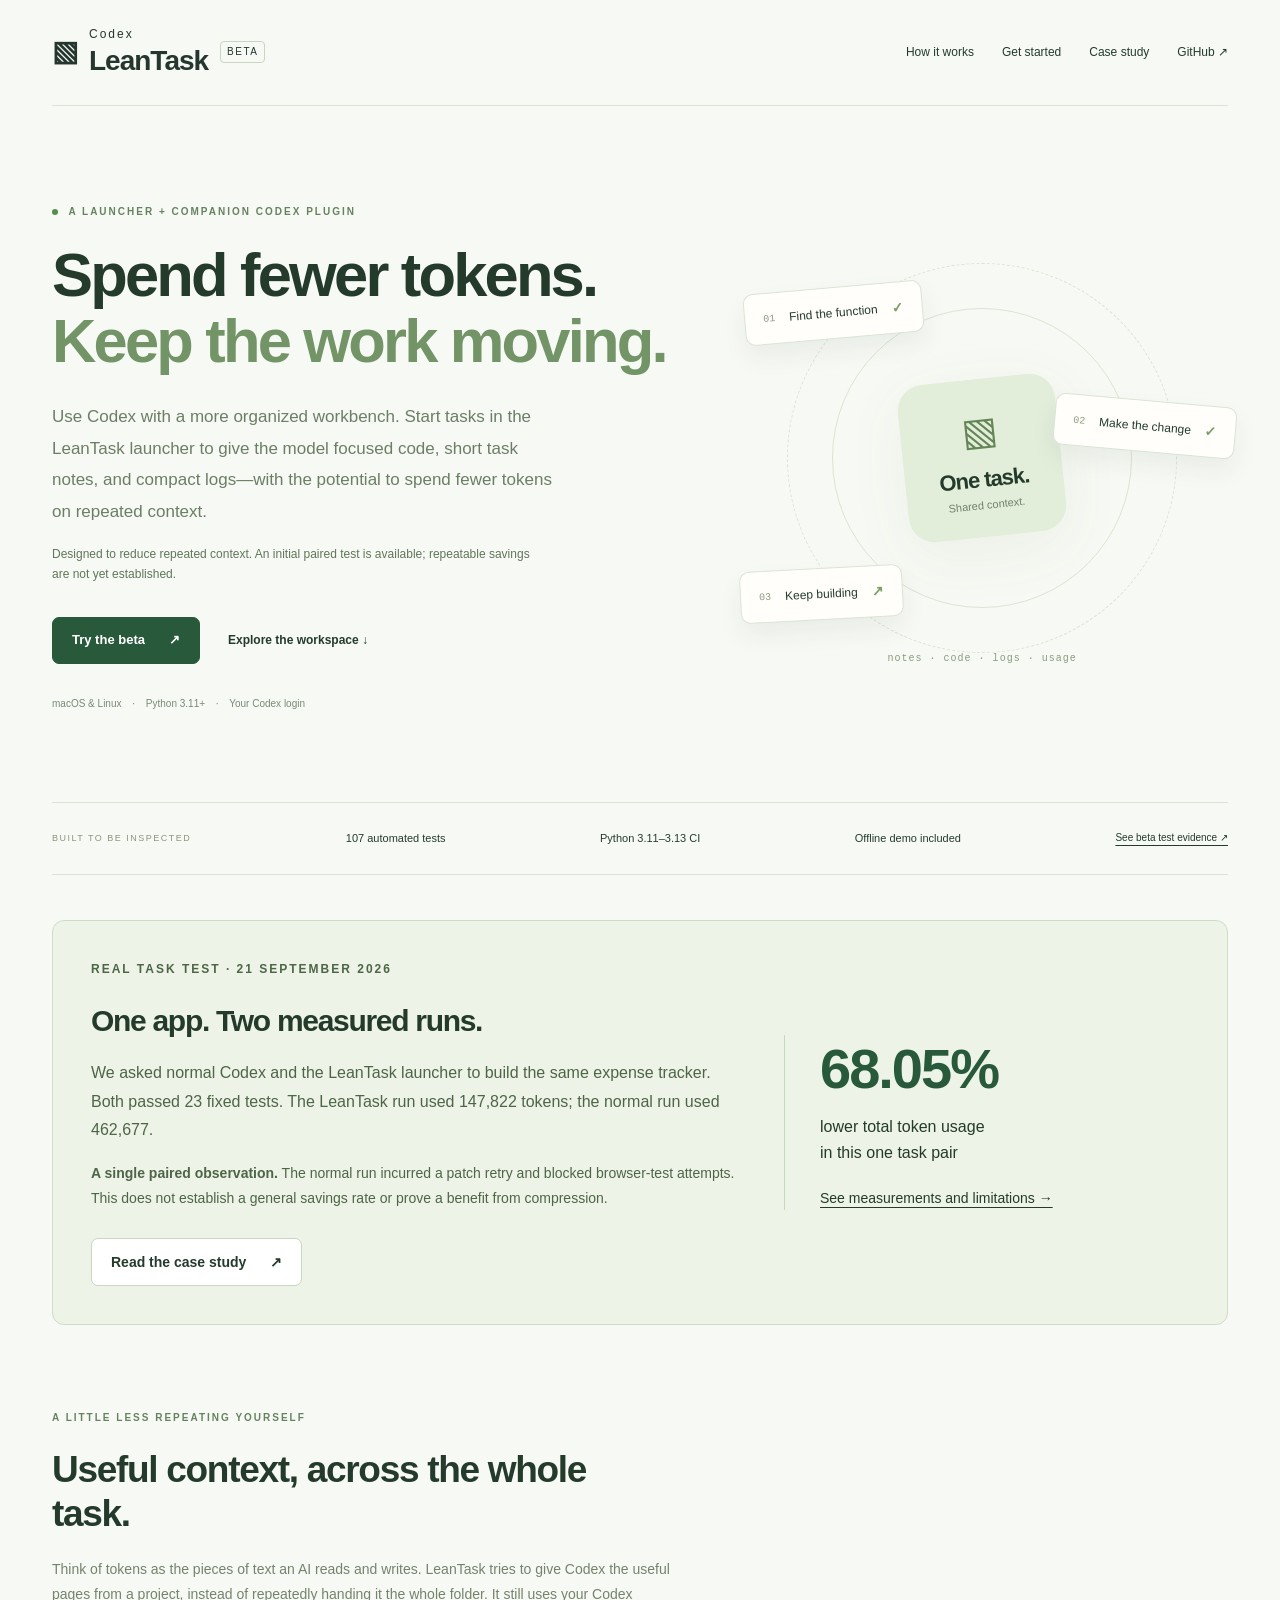
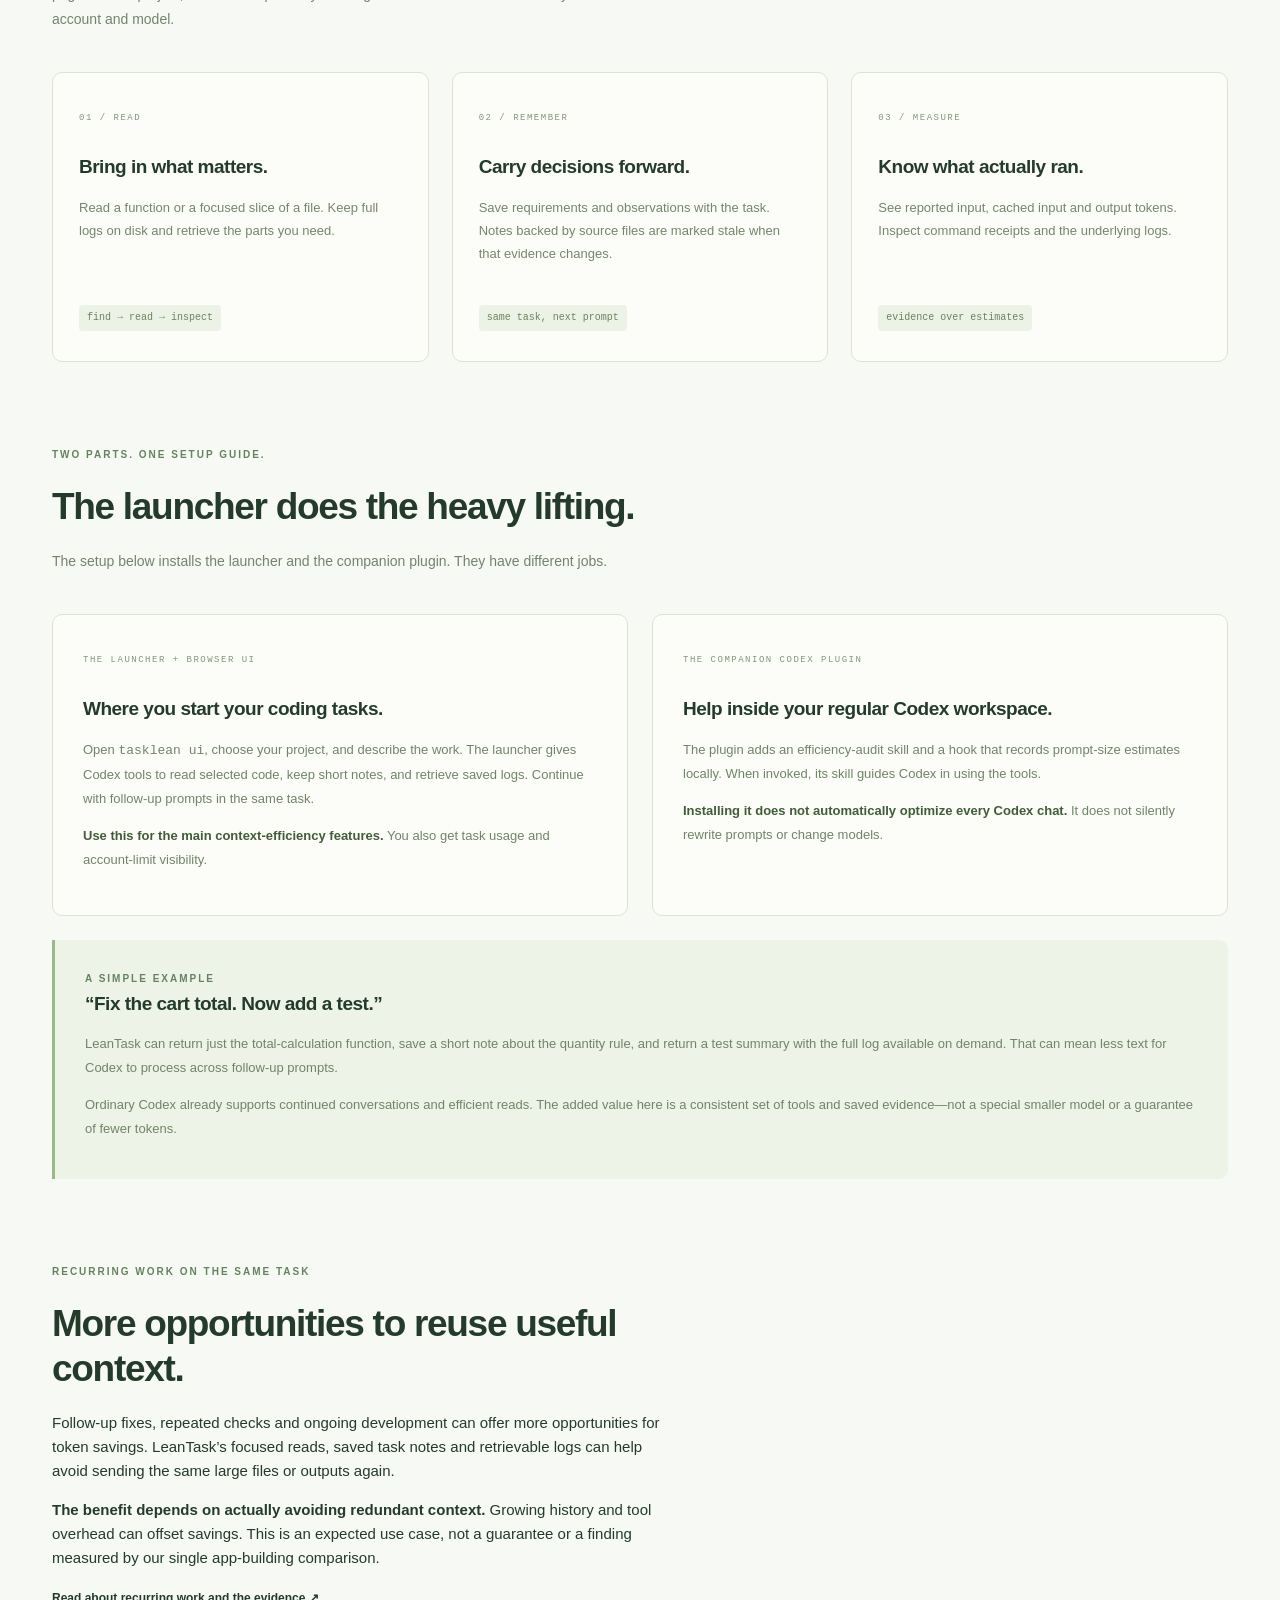
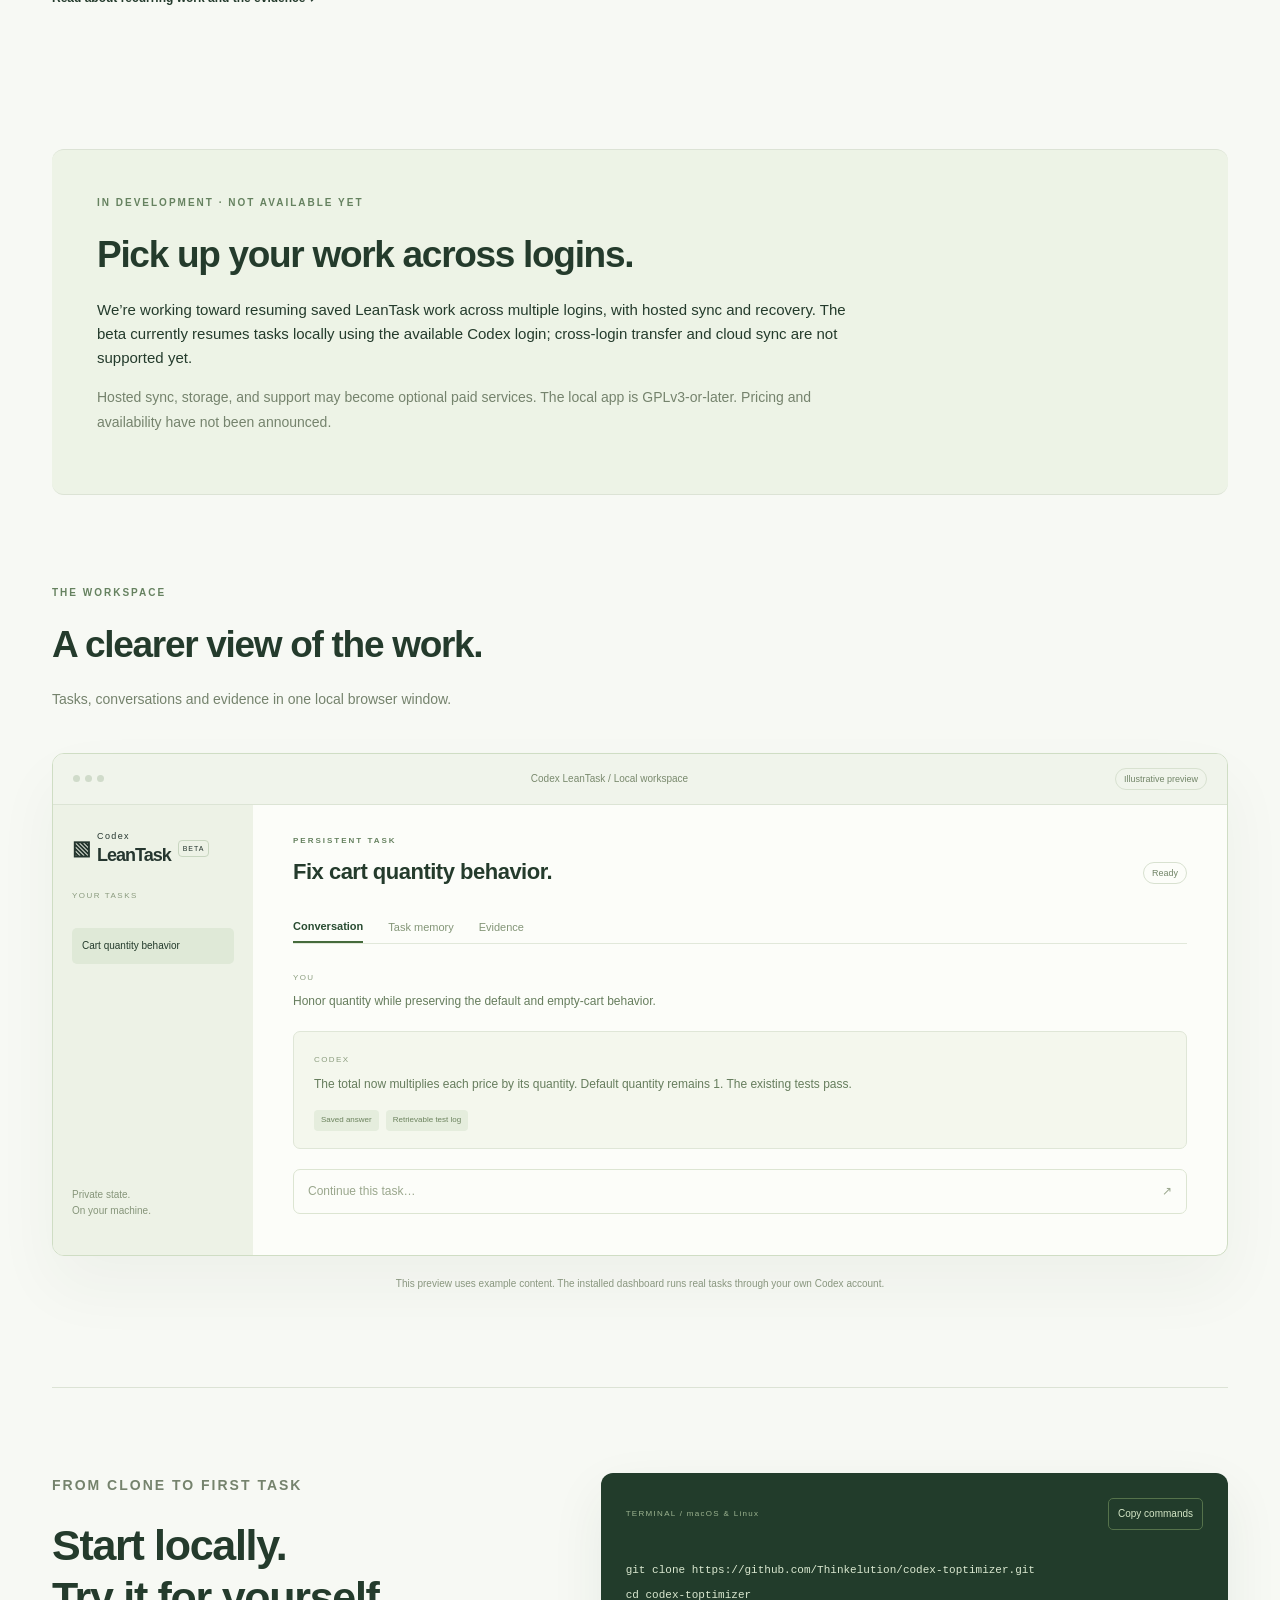
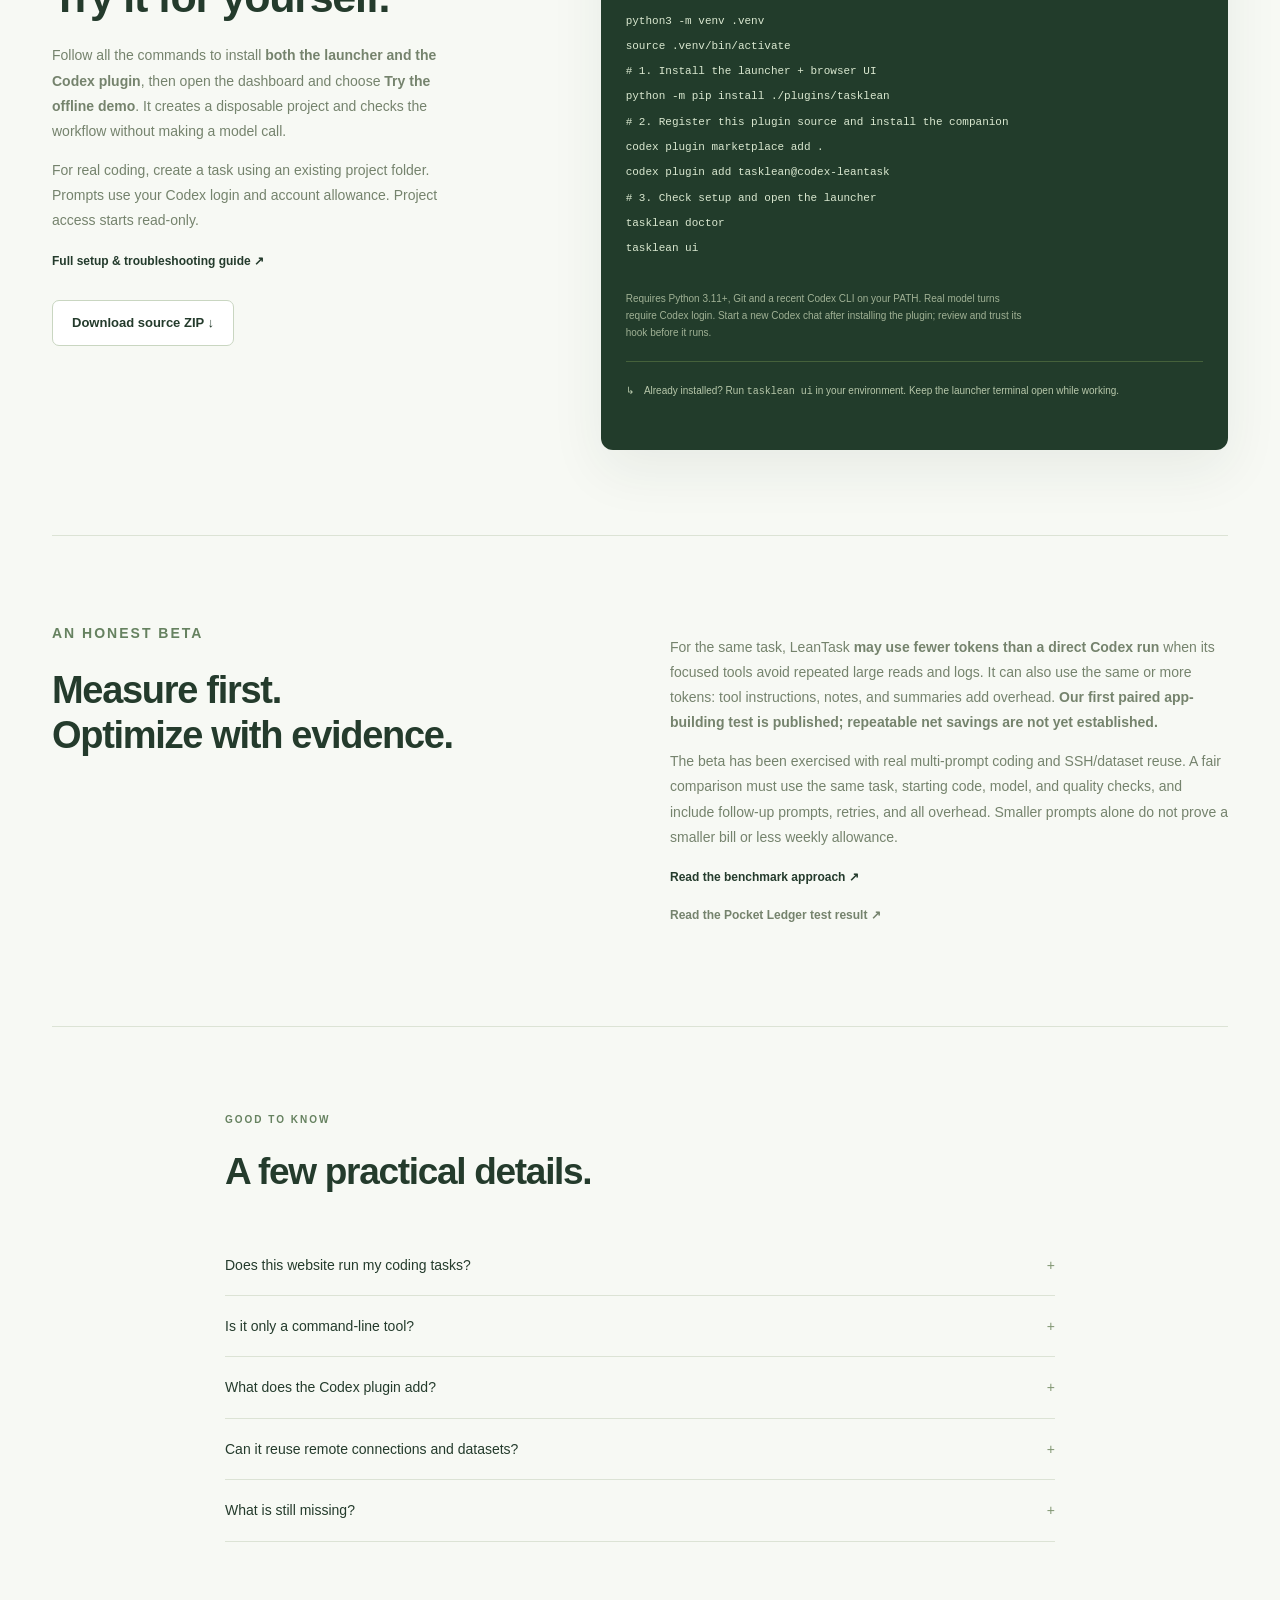
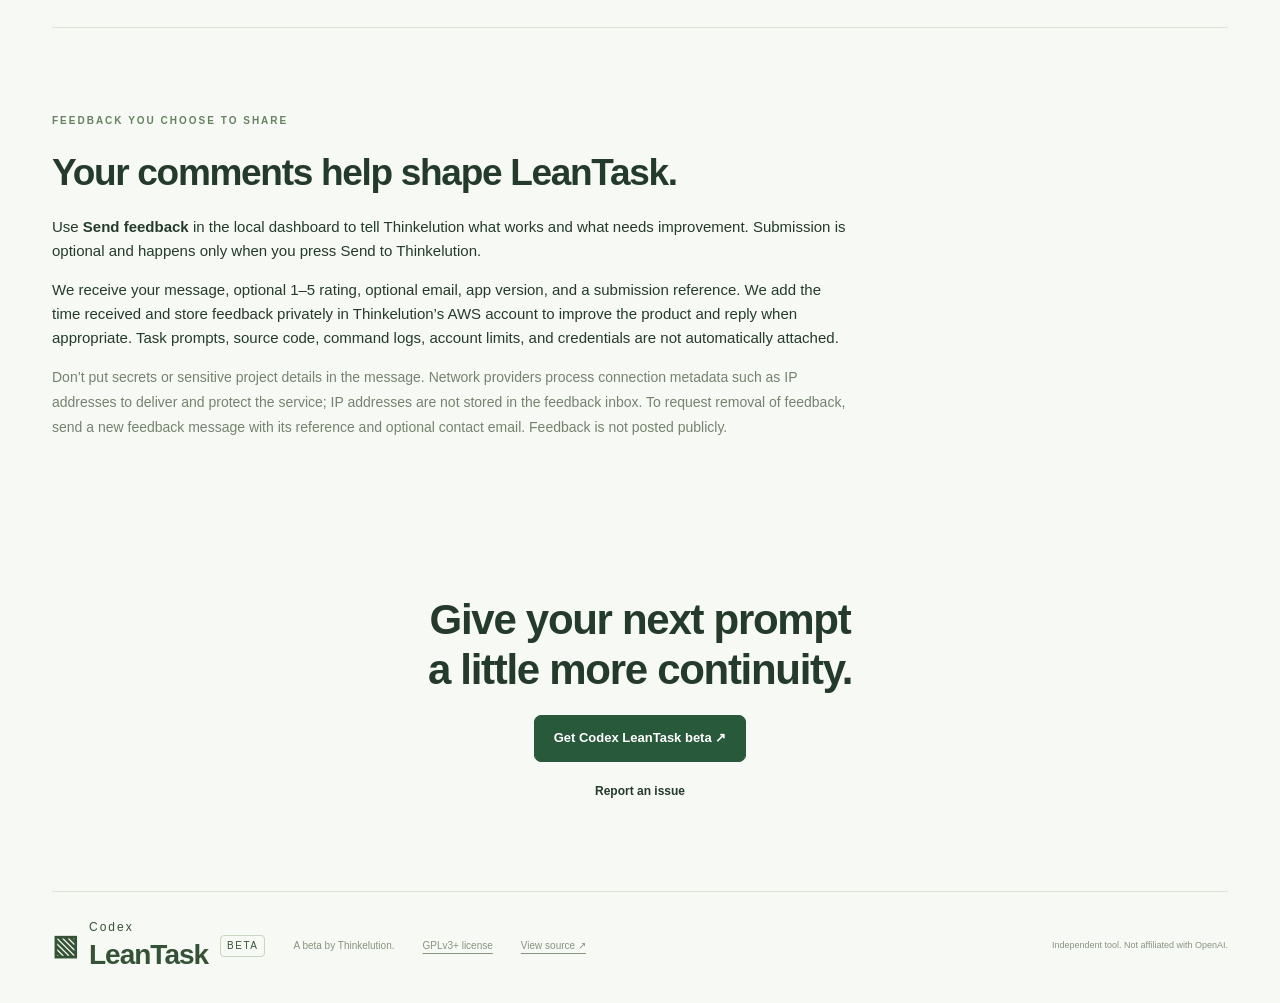
<file: website/index.html>
<!doctype html>
<!-- SPDX-License-Identifier: GPL-3.0-or-later -->
<html lang="en"><head><meta charset="utf-8"><meta http-equiv="Content-Security-Policy" content="default-src 'self'; script-src 'self'; style-src 'self'; img-src 'self'; connect-src 'none'; base-uri 'none'; form-action 'none'"><meta name="referrer" content="strict-origin-when-cross-origin"><meta name="viewport" content="width=device-width,initial-scale=1"><title>Codex LeanTask — Keep your coding tasks in context</title><meta name="description" content="A local workspace for persistent Codex tasks, focused code reads, reusable notes and measured token usage. Try the Codex LeanTask beta on macOS and Linux."><link rel="canonical" href="https://thinkelution.github.io/codex-toptimizer/"><meta name="theme-color" content="#eef3eb"><link rel="icon" href="assets/icon.svg" type="image/svg+xml"><link rel="stylesheet" href="assets/site.css?v=20260921-case-study"><script src="assets/site.js" defer></script></head>
<body><div class="wrap"><header><a class="brand" href="./" aria-label="Codex LeanTask home"><span class="mark" aria-hidden="true">▧</span><strong class="brand-name"><small>Codex</small>LeanTask</strong><span class="beta">BETA</span></a><nav aria-label="Main navigation"><a href="#how">How it works</a><a href="#start">Get started</a><a href="case-studies/pocket-ledger/">Case study</a><a href="https://github.com/Thinkelution/codex-toptimizer">GitHub ↗</a></nav></header>
<main><section class="hero"><div class="hero-copy"><p class="eyebrow"><span class="dot"></span> A LAUNCHER + COMPANION CODEX PLUGIN</p><h1>Spend fewer tokens.<br><em>Keep the work moving.</em></h1><p class="intro">Use Codex with a more organized workbench. Start tasks in the LeanTask launcher to give the model focused code, short task notes, and compact logs—with the potential to spend fewer tokens on repeated context.</p><p class="hero-caveat">Designed to reduce repeated context. An initial paired test is available; repeatable savings are not yet established.</p><div class="actions"><a class="button primary" href="#start">Try the beta <span>↗</span></a><a class="text-link" href="#preview">Explore the workspace ↓</a></div><div class="platforms">macOS & Linux <span>·</span> Python 3.11+ <span>·</span> Your Codex login</div></div><div class="hero-art" aria-label="Illustration of context retained across three prompts"><div class="orbit orbit-one"></div><div class="orbit orbit-two"></div><div class="core"><span>▧</span><strong>One task.</strong><small>Shared context.</small></div><div class="chip chip-a"><span>01</span> Find the function <b>✓</b></div><div class="chip chip-b"><span>02</span> Make the change <b>✓</b></div><div class="chip chip-c"><span>03</span> Keep building <b>↗</b></div><div class="artifact-tag">notes · code · logs · usage</div></div></section>
<div class="proof"><span>BUILT TO BE INSPECTED</span><p>107 automated tests</p><p>Python 3.11–3.13 CI</p><p>Offline demo included</p><a href="https://github.com/Thinkelution/codex-toptimizer/blob/main/plugins/tasklean/docs/beta-ui-smoke-2026-09-21.json">See beta test evidence ↗</a></div>
<section class="case-feature" aria-labelledby="case-feature-title"><div><p class="eyebrow">REAL TASK TEST · 21 SEPTEMBER 2026</p><h2 id="case-feature-title">One app. Two measured runs.</h2><p>We asked normal Codex and the LeanTask launcher to build the same expense tracker. Both passed 23 fixed tests. The LeanTask run used 147,822 tokens; the normal run used 462,677.</p><p class="case-feature-note"><strong>A single paired observation.</strong> The normal run incurred a patch retry and blocked browser-test attempts. This does not establish a general savings rate or prove a benefit from compression.</p><a class="button" href="case-studies/pocket-ledger/">Read the case study <span>↗</span></a></div><div class="case-feature-result"><strong>68.05%</strong><span>lower total token usage<br>in this one task pair</span><a href="case-studies/pocket-ledger/#measurements">See measurements and limitations →</a></div></section>
<section id="how" class="section"><div class="section-title"><p class="eyebrow">A LITTLE LESS REPEATING YOURSELF</p><h2>Useful context, across the whole task.</h2><p>Think of tokens as the pieces of text an AI reads and writes. LeanTask tries to give Codex the useful pages from a project, instead of repeatedly handing it the whole folder. It still uses your Codex account and model.</p></div><div class="cards"><article><span class="number">01 / READ</span><h3>Bring in what matters.</h3><p>Read a function or a focused slice of a file. Keep full logs on disk and retrieve the parts you need.</p><code>find → read → inspect</code></article><article><span class="number">02 / REMEMBER</span><h3>Carry decisions forward.</h3><p>Save requirements and observations with the task. Notes backed by source files are marked stale when that evidence changes.</p><code>same task, next prompt</code></article><article><span class="number">03 / MEASURE</span><h3>Know what actually ran.</h3><p>See reported input, cached input and output tokens. Inspect command receipts and the underlying logs.</p><code>evidence over estimates</code></article></div></section>
<section id="included" class="section explain"><div class="section-title"><p class="eyebrow">TWO PARTS. ONE SETUP GUIDE.</p><h2>The launcher does the heavy lifting.</h2><p>The setup below installs the launcher and the companion plugin. They have different jobs.</p></div><div class="included-grid"><article><span class="number">THE LAUNCHER + BROWSER UI</span><h3>Where you start your coding tasks.</h3><p>Open <code>tasklean ui</code>, choose your project, and describe the work. The launcher gives Codex tools to read selected code, keep short notes, and retrieve saved logs. Continue with follow-up prompts in the same task.</p><p><strong>Use this for the main context-efficiency features.</strong> You also get task usage and account-limit visibility.</p></article><article><span class="number">THE COMPANION CODEX PLUGIN</span><h3>Help inside your regular Codex workspace.</h3><p>The plugin adds an efficiency-audit skill and a hook that records prompt-size estimates locally. When invoked, its skill guides Codex in using the tools.</p><p><strong>Installing it does not automatically optimize every Codex chat.</strong> It does not silently rewrite prompts or change models.</p></article></div><div class="plain-example"><span class="eyebrow">A SIMPLE EXAMPLE</span><h3>“Fix the cart total. Now add a test.”</h3><p>LeanTask can return just the total-calculation function, save a short note about the quantity rule, and return a test summary with the full log available on demand. That can mean less text for Codex to process across follow-up prompts.</p><p>Ordinary Codex already supports continued conversations and efficient reads. The added value here is a consistent set of tools and saved evidence—not a special smaller model or a guarantee of fewer tokens.</p></div></section>
<section id="recurring-work" class="section explain"><div class="section-title"><p class="eyebrow">RECURRING WORK ON THE SAME TASK</p><h2>More opportunities to reuse useful context.</h2><p>Follow-up fixes, repeated checks and ongoing development can offer more opportunities for token savings. LeanTask’s focused reads, saved task notes and retrievable logs can help avoid sending the same large files or outputs again.</p><p><strong>The benefit depends on actually avoiding redundant context.</strong> Growing history and tool overhead can offset savings. This is an expected use case, not a guarantee or a finding measured by our single app-building comparison.</p><a class="text-link" href="case-studies/pocket-ledger/#recurring-work">Read about recurring work and the evidence ↗</a></div></section>
<section id="roadmap" class="section roadmap"><div class="section-title"><p class="eyebrow">IN DEVELOPMENT · NOT AVAILABLE YET</p><h2>Pick up your work across logins.</h2><p>We’re working toward resuming saved LeanTask work across multiple logins, with hosted sync and recovery. The beta currently resumes tasks locally using the available Codex login; cross-login transfer and cloud sync are not supported yet.</p><p>Hosted sync, storage, and support may become optional paid services. The local app is GPLv3-or-later. Pricing and availability have not been announced.</p></div></section>
<section id="preview" class="section preview-section"><div class="section-title"><p class="eyebrow">THE WORKSPACE</p><h2>A clearer view of the work.</h2><p>Tasks, conversations and evidence in one local browser window.</p></div><div class="preview"><div class="preview-bar"><div class="traffic"><i></i><i></i><i></i></div><span>Codex LeanTask / Local workspace</span><span class="badge">Illustrative preview</span></div><div class="preview-body"><aside><div class="brand brand-preview"><span class="mark" aria-hidden="true">▧</span><strong class="brand-name"><small>Codex</small>LeanTask</strong><span class="beta">BETA</span></div><span class="side-label">YOUR TASKS</span><div class="sample-task">Cart quantity behavior</div><p>Private state.<br>On your machine.</p></aside><div class="sample-content"><div class="sample-head"><div><p class="eyebrow">PERSISTENT TASK</p><h3>Fix cart quantity behavior.</h3></div><span class="badge">Ready</span></div><div class="sample-tabs" role="tablist" aria-label="Preview panels"><button role="tab" aria-selected="true" aria-controls="panel-conversation" id="tab-conversation" data-panel="conversation">Conversation</button><button role="tab" aria-selected="false" aria-controls="panel-memory" id="tab-memory" data-panel="memory">Task memory</button><button role="tab" aria-selected="false" aria-controls="panel-evidence" id="tab-evidence" data-panel="evidence">Evidence</button></div><div id="panel-conversation" role="tabpanel" aria-labelledby="tab-conversation" class="sample-panel"><span class="message-label">YOU</span><p>Honor quantity while preserving the default and empty-cart behavior.</p><div class="answer"><span class="message-label">CODEX</span><p>The total now multiplies each price by its quantity. Default quantity remains 1. The existing tests pass.</p><span class="mini-chip">Saved answer</span><span class="mini-chip">Retrievable test log</span></div><div class="fake-input">Continue this task… <span>↗</span></div></div><div id="panel-memory" role="tabpanel" aria-labelledby="tab-memory" class="sample-panel" hidden><span class="message-label">REQUIREMENT</span><h4>Preserve the public API.</h4><p>Quantity defaults to 1. An empty cart returns 0.</p><div class="answer"><span class="message-label">SOURCE-BACKED OBSERVATION</span><p>The calculation multiplies unit price by quantity. If the source changes, this note is marked stale.</p><span class="mini-chip">cart.py</span></div></div><div id="panel-evidence" role="tabpanel" aria-labelledby="tab-evidence" class="sample-panel" hidden><span class="message-label">COMMAND RECEIPT</span><h4>Test run completed.</h4><p>Inspect the exit status, a compact summary, and the saved command output.</p><div class="answer"><span class="message-label">USAGE</span><p>The real dashboard displays reported tokens after a model turn. Cached input is included within input, not counted twice.</p><span class="mini-chip">No savings claim inferred</span></div></div></div></div></div><p class="caption">This preview uses example content. The installed dashboard runs real tasks through your own Codex account.</p></section>
<section id="start" class="section start"><div><p class="eyebrow">FROM CLONE TO FIRST TASK</p><h2>Start locally.<br>Try it for yourself.</h2><p>Follow all the commands to install <strong>both the launcher and the Codex plugin</strong>, then open the dashboard and choose <strong>Try the offline demo</strong>. It creates a disposable project and checks the workflow without making a model call.</p><p>For real coding, create a task using an existing project folder. Prompts use your Codex login and account allowance. Project access starts read-only.</p><a class="text-link" href="https://github.com/Thinkelution/codex-toptimizer/blob/main/plugins/tasklean/docs/beta.md">Full setup & troubleshooting guide ↗</a><div class="download"><a class="button" href="https://github.com/Thinkelution/codex-toptimizer/archive/refs/heads/main.zip">Download source ZIP ↓</a></div></div><div class="install-card"><div class="install-title"><span>TERMINAL / macOS & Linux</span><button id="copy" aria-label="Copy installation commands">Copy commands</button></div><pre><code id="commands">git clone https://github.com/Thinkelution/codex-toptimizer.git
cd codex-toptimizer
python3 -m venv .venv
source .venv/bin/activate
# 1. Install the launcher + browser UI
python -m pip install ./plugins/tasklean
# 2. Register this plugin source and install the companion
codex plugin marketplace add .
codex plugin add tasklean@codex-leantask
# 3. Check setup and open the launcher
tasklean doctor
tasklean ui</code></pre><p>Requires Python 3.11+, Git and a recent Codex CLI on your PATH. Real model turns require Codex login. Start a new Codex chat after installing the plugin; review and trust its hook before it runs.</p><div class="install-note"><span>↳</span> Already installed? Run <code>tasklean ui</code> in your environment. Keep the launcher terminal open while working.</div><span id="copy-status" role="status" aria-live="polite"></span></div></section>
<section class="section limits"><div><p class="eyebrow">AN HONEST BETA</p><h2>Measure first.<br>Optimize with evidence.</h2></div><div><p>For the same task, LeanTask <strong>may use fewer tokens than a direct Codex run</strong> when its focused tools avoid repeated large reads and logs. It can also use the same or more tokens: tool instructions, notes, and summaries add overhead. <strong>Our first paired app-building test is published; repeatable net savings are not yet established.</strong></p><p>The beta has been exercised with real multi-prompt coding and SSH/dataset reuse. A fair comparison must use the same task, starting code, model, and quality checks, and include follow-up prompts, retries, and all overhead. Smaller prompts alone do not prove a smaller bill or less weekly allowance.</p><a class="text-link" href="https://github.com/Thinkelution/codex-toptimizer/blob/main/plugins/tasklean/docs/benchmark.md">Read the benchmark approach ↗</a><p><a class="text-link" href="case-studies/pocket-ledger/">Read the Pocket Ledger test result ↗</a></p></div></section>
<section class="section faq"><div class="section-title"><p class="eyebrow">GOOD TO KNOW</p><h2>A few practical details.</h2></div><details><summary>Does this website run my coding tasks?</summary><p>No. This is the public setup site. The dashboard runs on your own machine, binds to a local address and uses your existing Codex configuration. Your task files are not uploaded to this website. Codex receives the information used in model calls you launch.</p></details><details><summary>Is it only a command-line tool?</summary><p>No. Start with <code>tasklean ui</code> to use the browser dashboard. The CLI and chat loop remain available for terminal workflows, and existing task folders can be imported into the UI.</p></details><details><summary>What does the Codex plugin add?</summary><p>The setup guide installs both components. The launcher supplies the main source and memory tools for tasks you start through it. The companion plugin adds an audit skill and passive prompt-size metrics in ordinary Codex. The launcher can also run on its own; pip alone does not install or enable the Codex plugin.</p></details><details><summary>Can it reuse remote connections and datasets?</summary><p>The CLI supports task-scoped SSH connection reuse and a separate remote dataset worker. This keeps parsed data available for repeated queries. It does not put entire datasets into model context or preserve arbitrary shell variables. <a href="https://github.com/Thinkelution/codex-toptimizer/blob/main/plugins/tasklean/docs/sessions.md">Read the session guide.</a></p></details><details><summary>What is still missing?</summary><p>This beta targets macOS and Linux. Exact symbol reads currently support Python; other languages use line reads. The dashboard shows running status and completed results, with no live event stream or cancel button yet. Cross-login resume, cloud sync, hosted team accounts, automatic model routing, billing and automatic test skipping are not implemented.</p></details></section>
<section id="feedback-privacy" class="section feedback-privacy"><div class="section-title"><p class="eyebrow">FEEDBACK YOU CHOOSE TO SHARE</p><h2>Your comments help shape LeanTask.</h2><p>Use <strong>Send feedback</strong> in the local dashboard to tell Thinkelution what works and what needs improvement. Submission is optional and happens only when you press Send to Thinkelution.</p><p>We receive your message, optional 1–5 rating, optional email, app version, and a submission reference. We add the time received and store feedback privately in Thinkelution’s AWS account to improve the product and reply when appropriate. Task prompts, source code, command logs, account limits, and credentials are not automatically attached.</p><p>Don’t put secrets or sensitive project details in the message. Network providers process connection metadata such as IP addresses to deliver and protect the service; IP addresses are not stored in the feedback inbox. To request removal of feedback, send a new feedback message with its reference and optional contact email. Feedback is not posted publicly.</p></div></section>
<section class="closing"><h2>Give your next prompt<br>a little more continuity.</h2><a class="button primary" href="#start">Get Codex LeanTask beta ↗</a><a class="text-link" href="https://github.com/Thinkelution/codex-toptimizer/issues">Report an issue</a></section></main><footer><a class="brand" href="./" aria-label="Codex LeanTask home"><span class="mark" aria-hidden="true">▧</span><strong class="brand-name"><small>Codex</small>LeanTask</strong><span class="beta">BETA</span></a><span>A beta by Thinkelution.</span><a href="https://github.com/Thinkelution/codex-toptimizer/blob/main/LICENSE">GPLv3+ license</a><a href="https://github.com/Thinkelution/codex-toptimizer">View source ↗</a><span>Independent tool. Not affiliated with OpenAI.</span></footer></div></body></html>
</file>
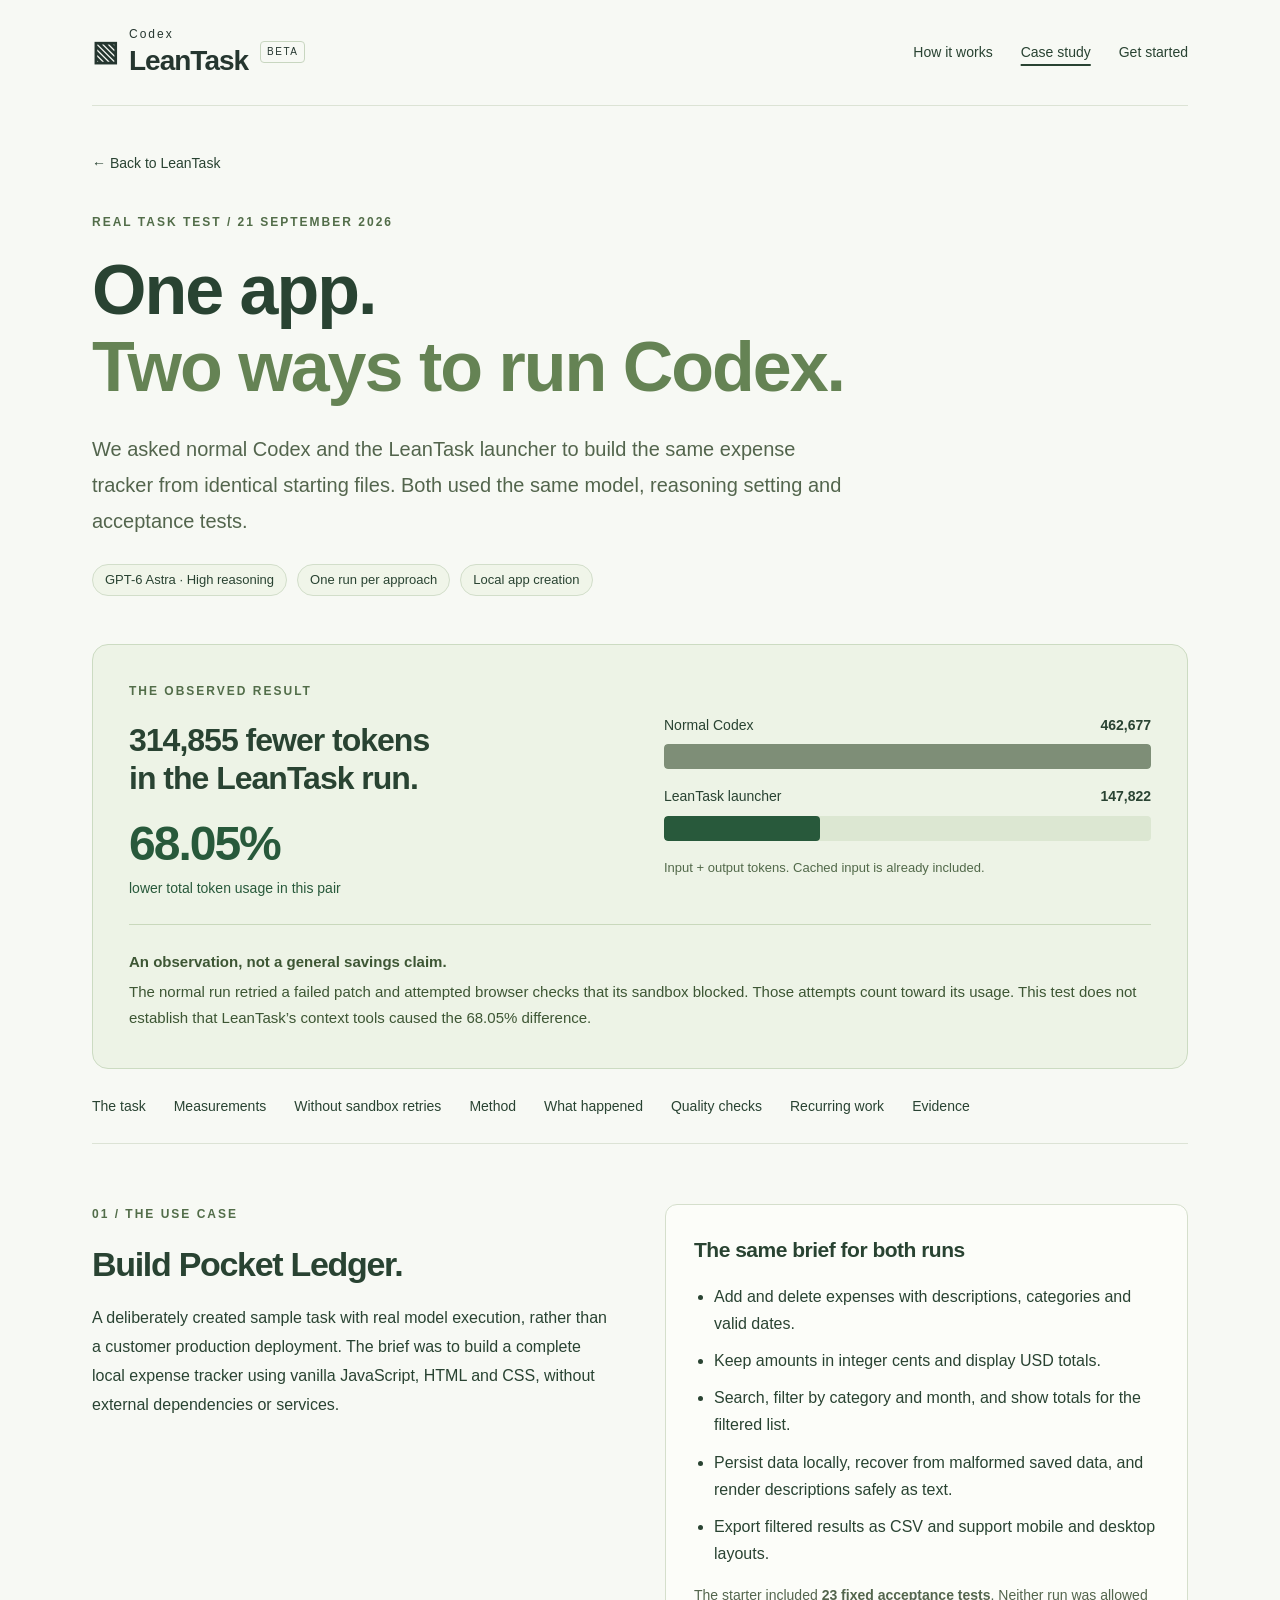
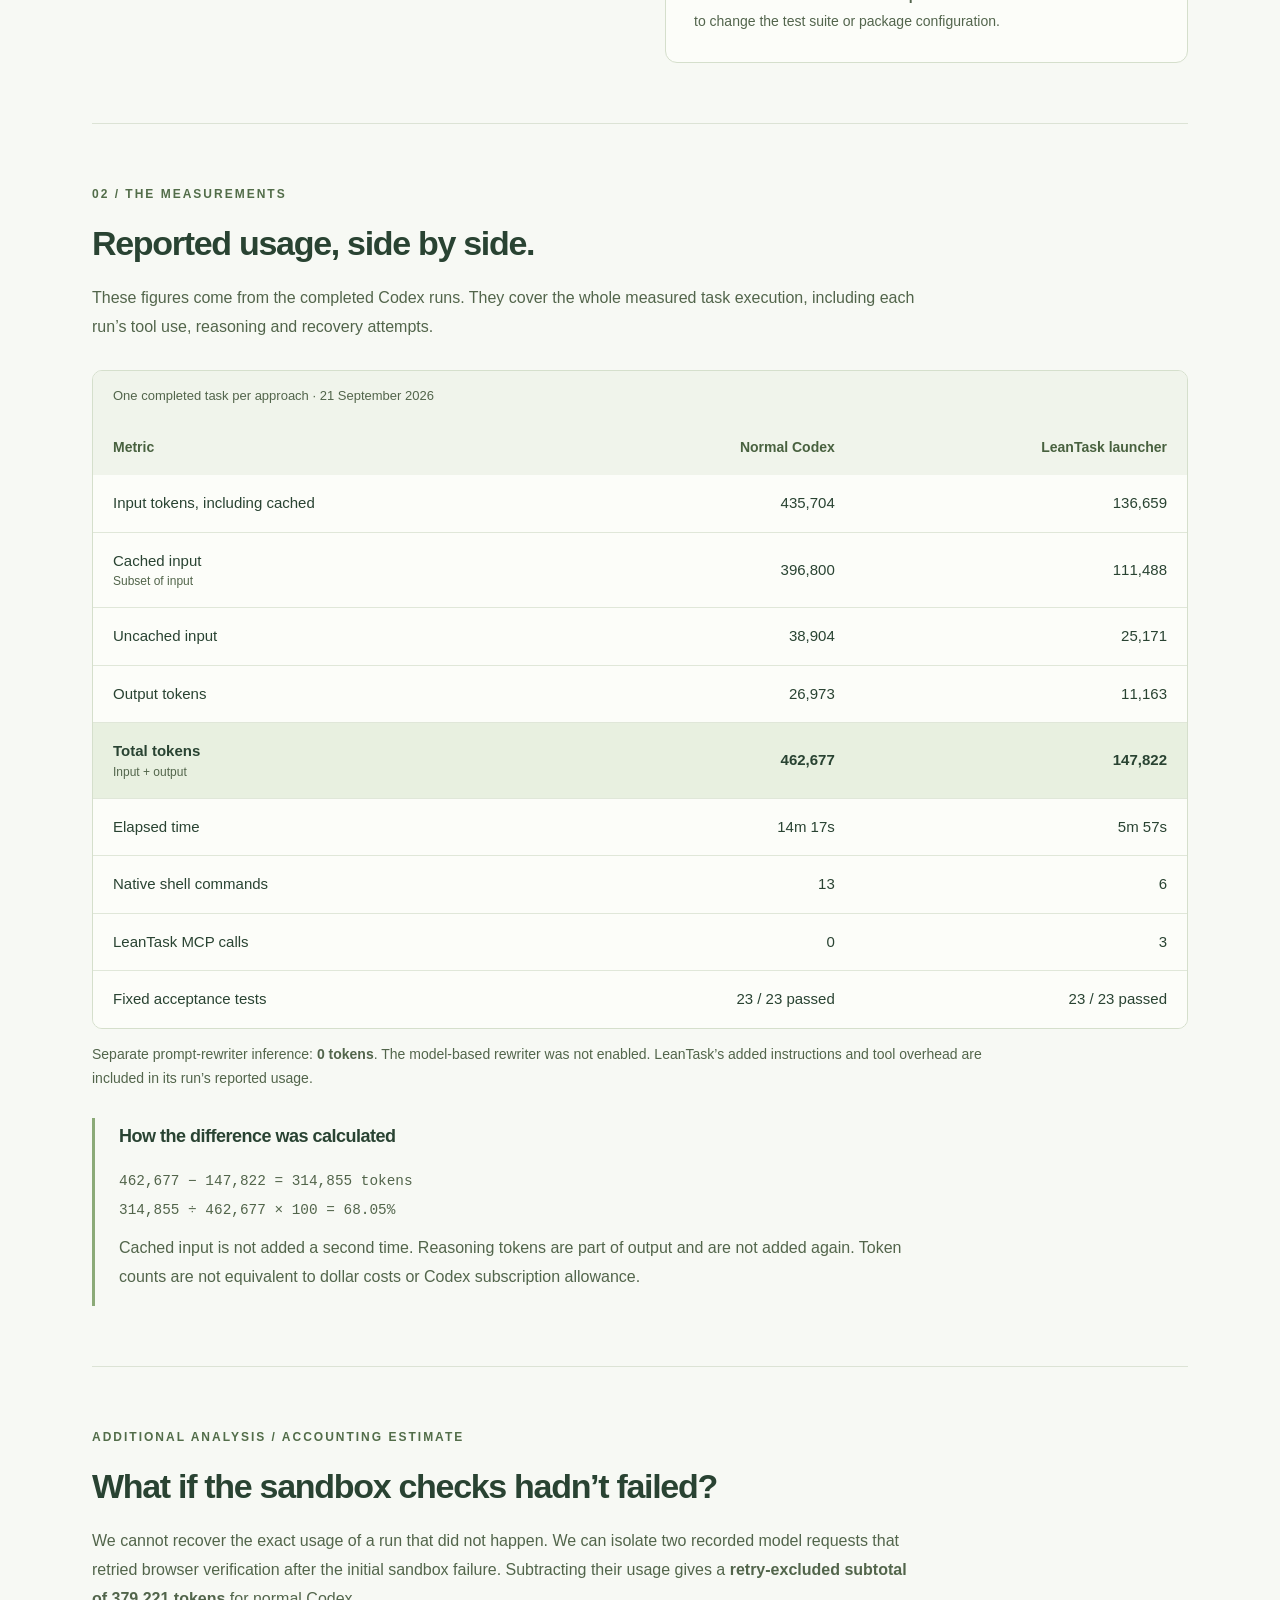
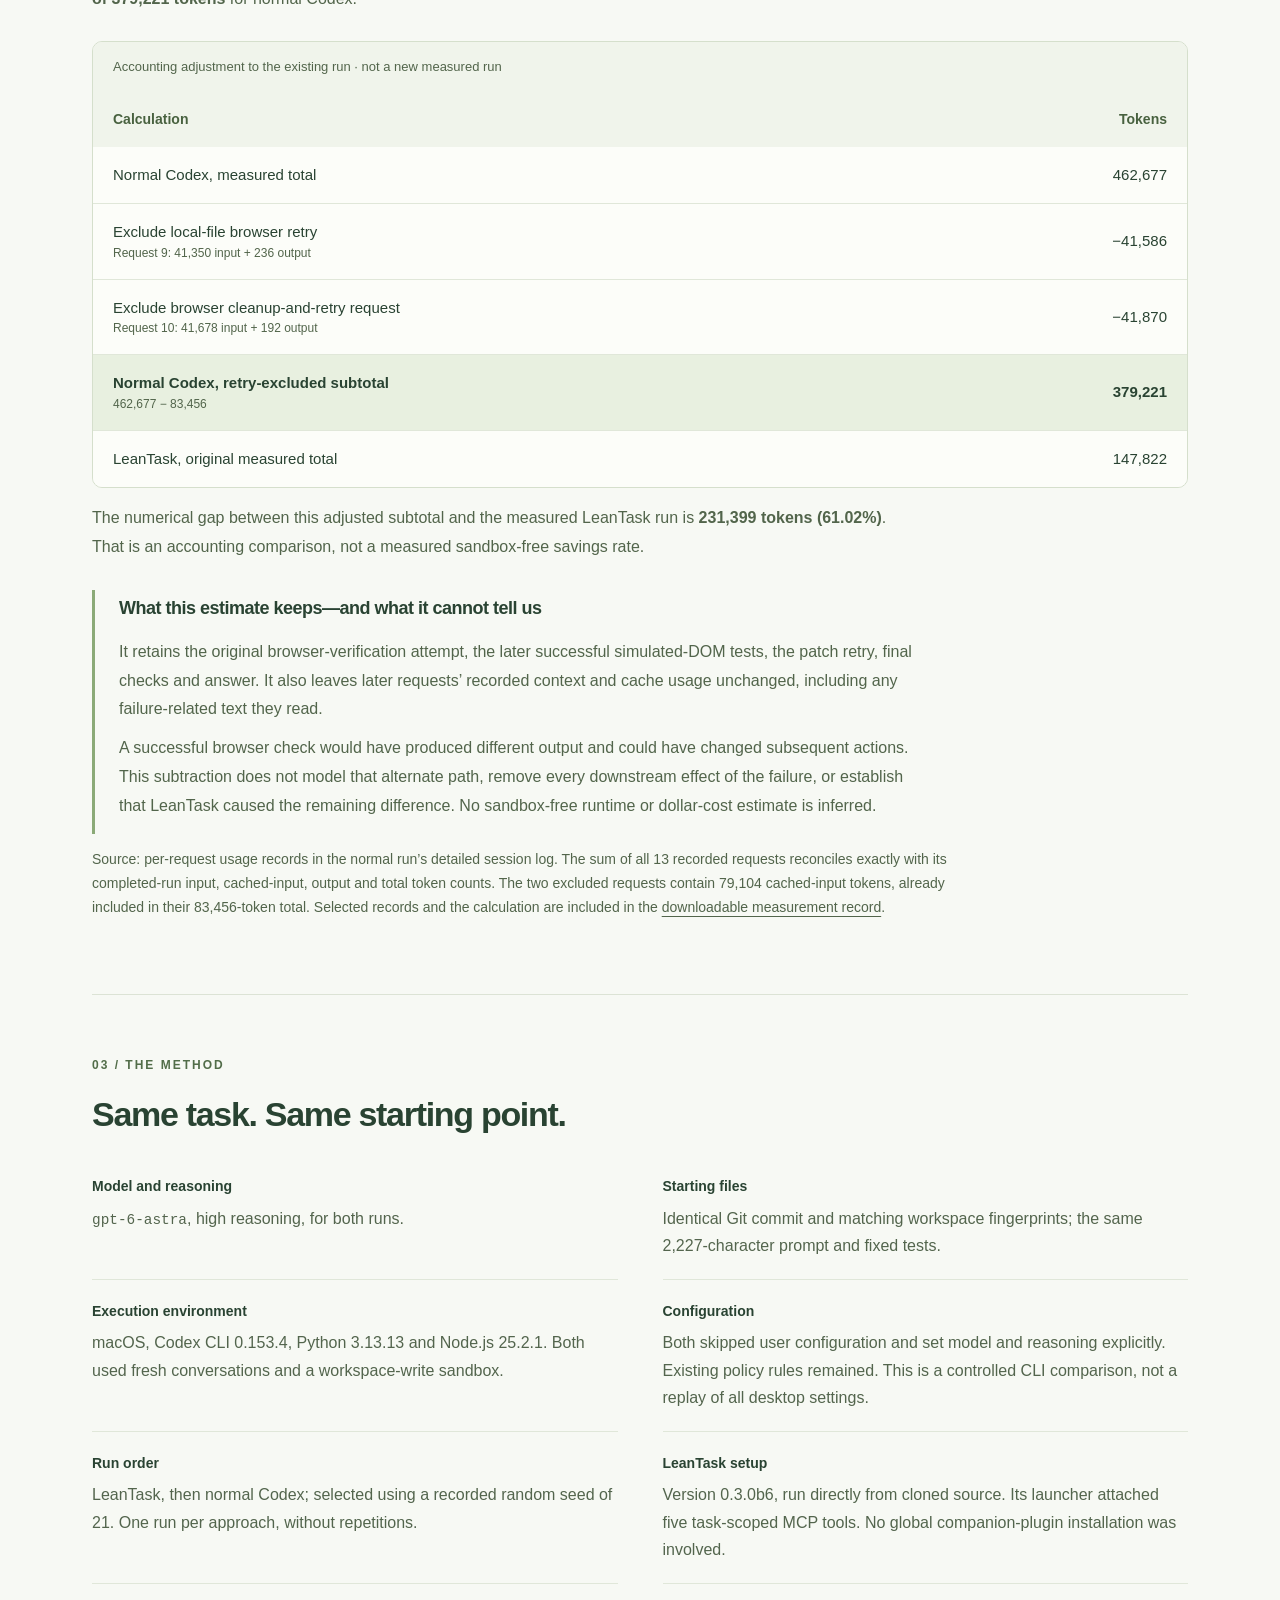
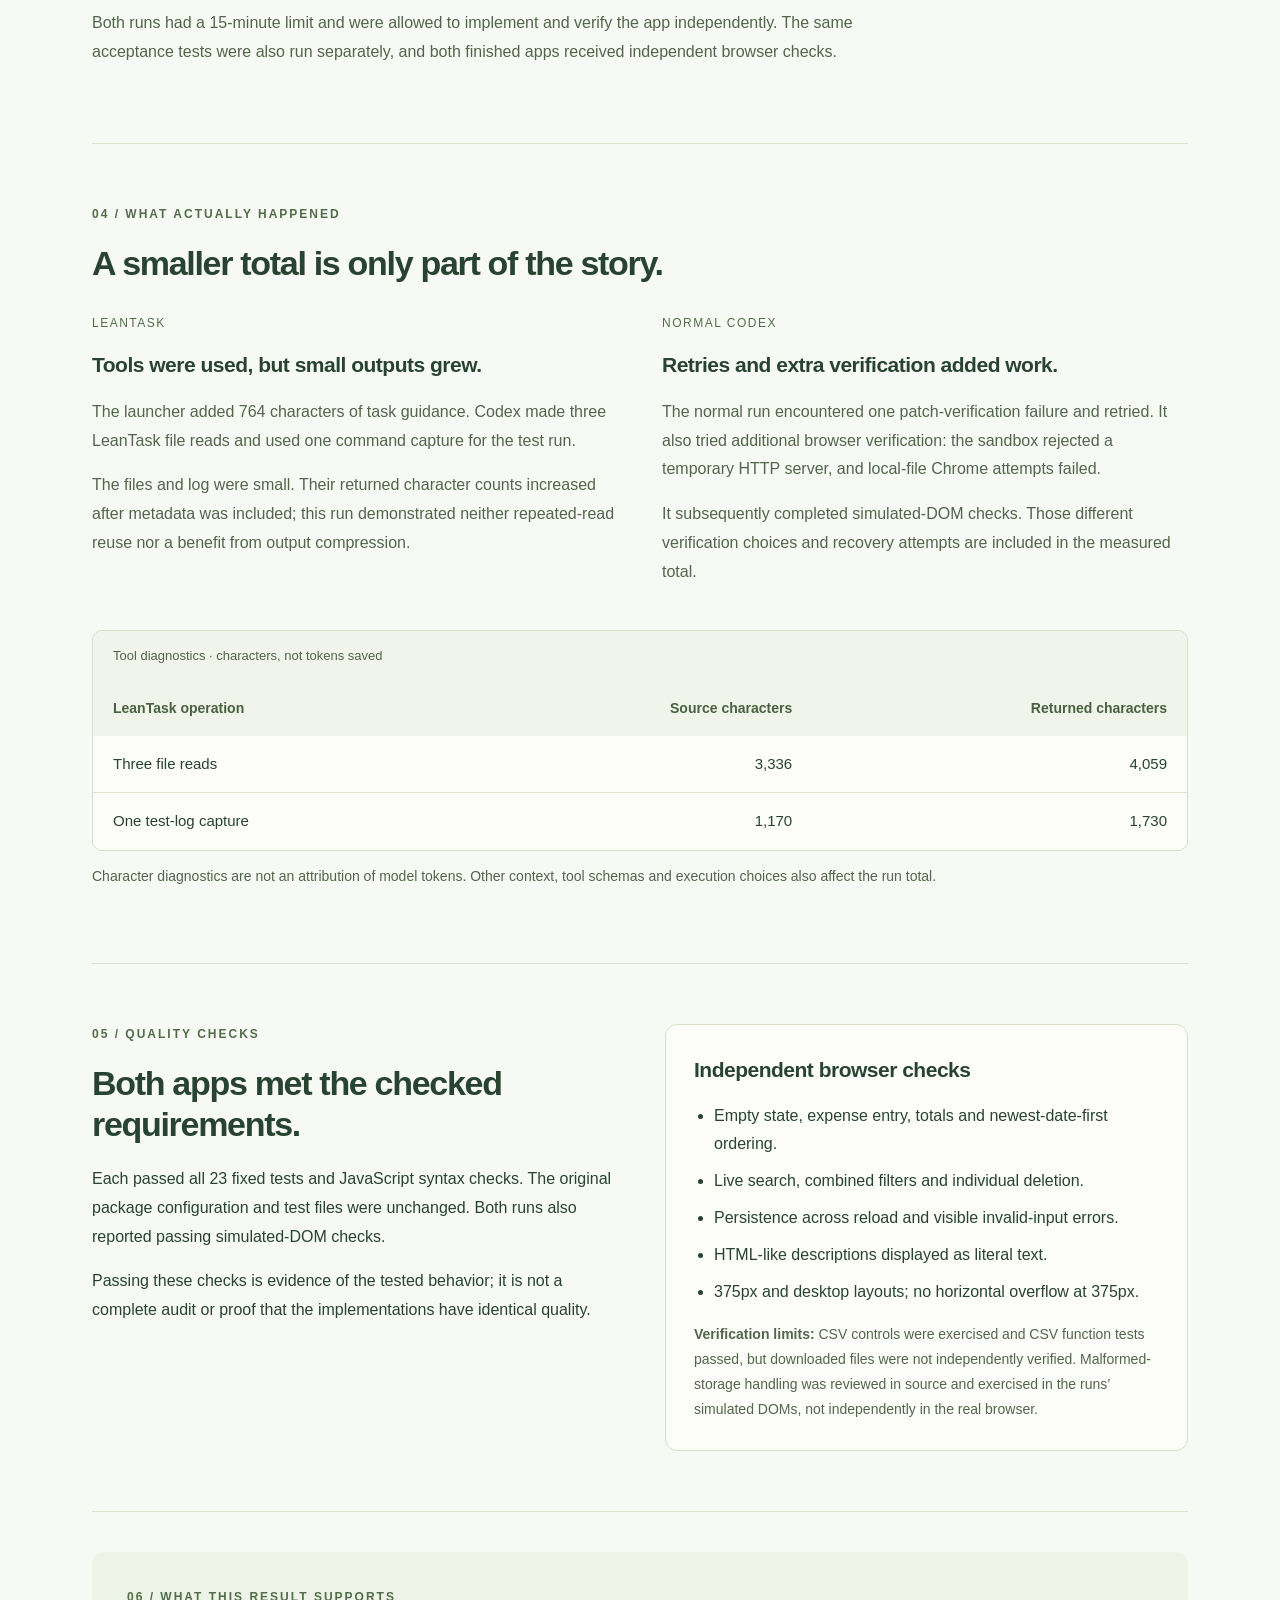
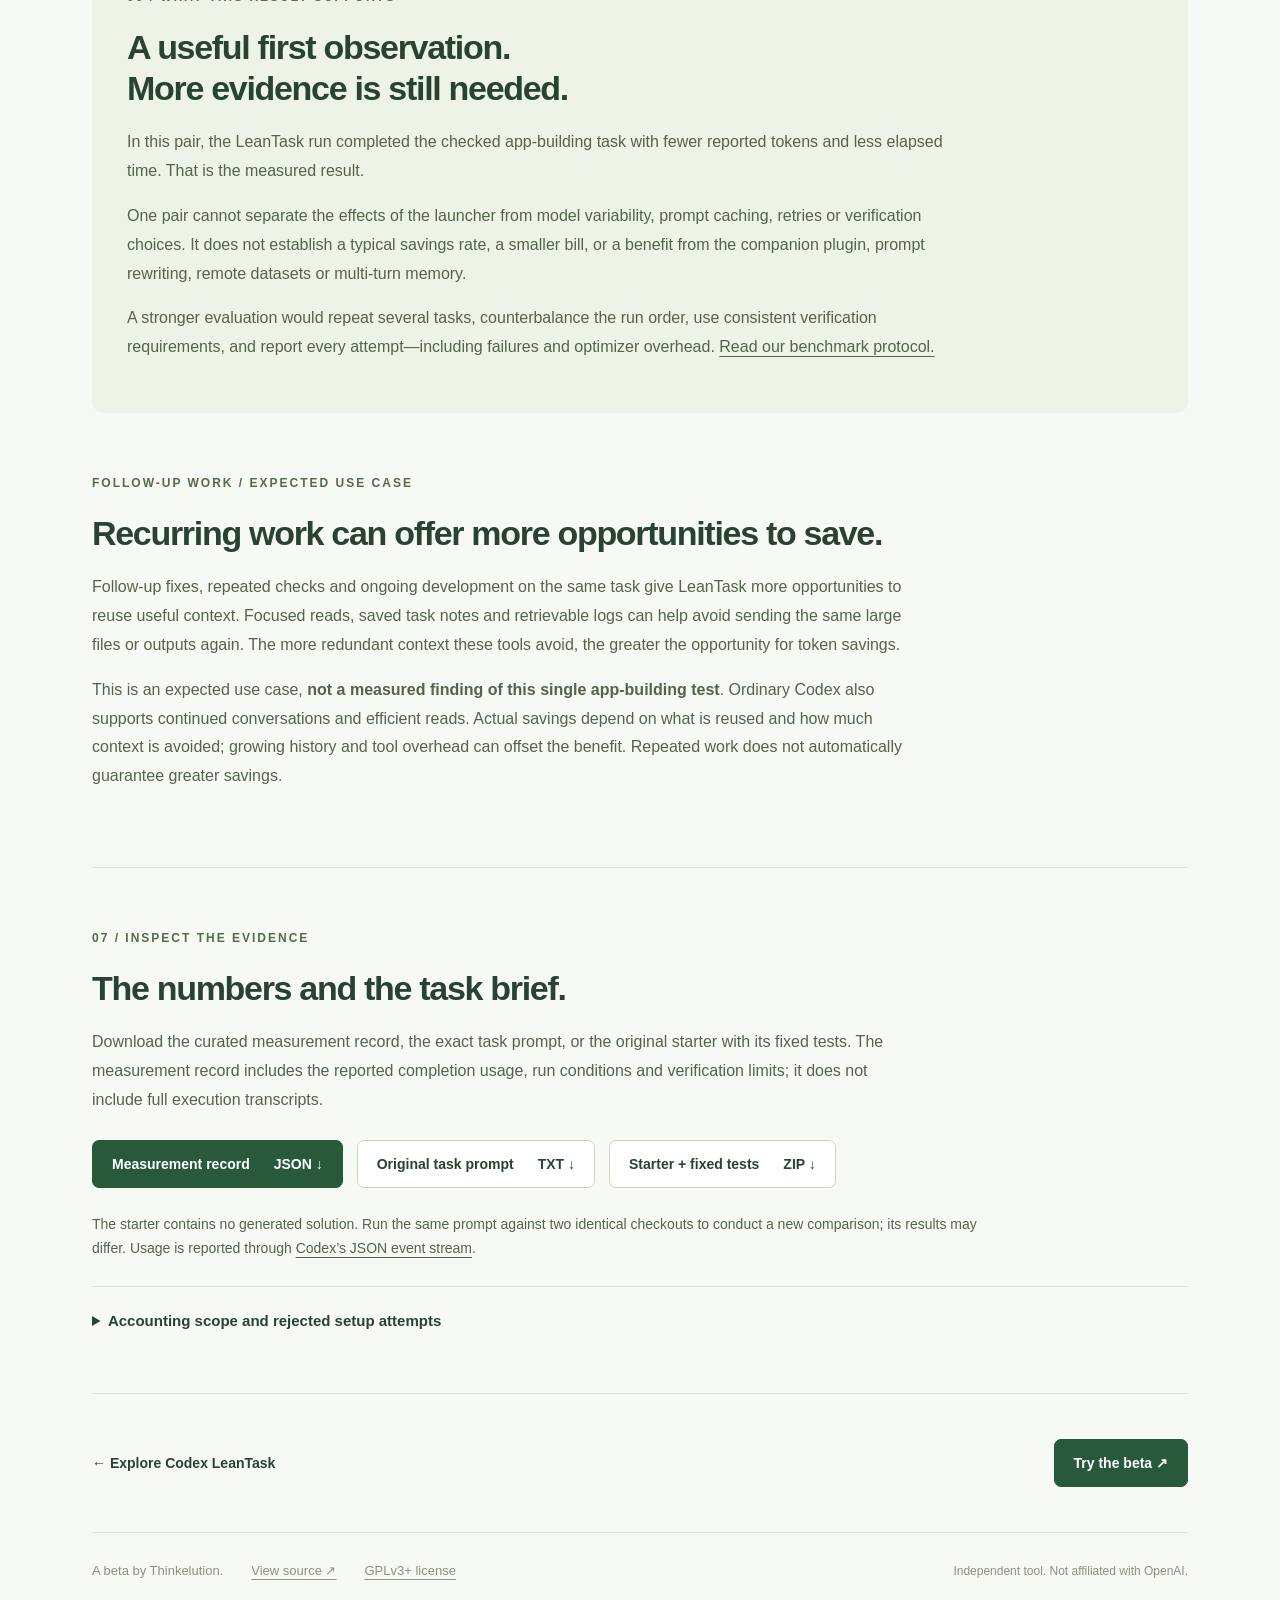
<file: website/case-studies/pocket-ledger/index.html>
<!doctype html>
<!-- SPDX-License-Identifier: GPL-3.0-or-later -->
<html lang="en">
<head>
  <meta charset="utf-8">
  <meta http-equiv="Content-Security-Policy" content="default-src 'self'; script-src 'self'; style-src 'self'; img-src 'self'; connect-src 'none'; base-uri 'none'; form-action 'none'">
  <meta name="referrer" content="strict-origin-when-cross-origin">
  <meta name="viewport" content="width=device-width,initial-scale=1">
  <title>Pocket Ledger: a real task comparison | Codex LeanTask</title>
  <meta name="description" content="A measured app-building case study: 462,677 tokens with normal Codex and 147,822 with the LeanTask launcher. Explore the method, quality checks, overhead and limitations of this single paired test.">
  <link rel="canonical" href="https://thinkelution.github.io/codex-toptimizer/case-studies/pocket-ledger/">
  <meta name="theme-color" content="#eef3eb">
  <link rel="icon" href="../../assets/icon.svg" type="image/svg+xml">
  <link rel="stylesheet" href="../../assets/site.css?v=20260921-case-study">
  <link rel="stylesheet" href="../../assets/case-study.css">
</head>
<body class="case-page">
<a class="skip-link" href="#main">Skip to the case study</a>
<div class="wrap">
  <header>
    <a class="brand" href="../../" aria-label="Codex LeanTask home"><span class="mark" aria-hidden="true">▧</span><strong class="brand-name"><small>Codex</small>LeanTask</strong><span class="beta">BETA</span></a>
    <nav aria-label="Main navigation"><a href="../../#how">How it works</a><a href="./" aria-current="page">Case study</a><a href="../../#start">Get started</a></nav>
  </header>
  <main id="main">
    <article>
      <div class="case-heading">
        <a class="back-link" href="../../">← Back to LeanTask</a>
        <p class="eyebrow">REAL TASK TEST <span aria-hidden="true">/</span> <time datetime="2026-09-21">21 SEPTEMBER 2026</time></p>
        <h1>One app.<br><em>Two ways to run Codex.</em></h1>
        <p class="case-lead">We asked normal Codex and the LeanTask launcher to build the same expense tracker from identical starting files. Both used the same model, reasoning setting and acceptance tests.</p>
        <div class="case-tags"><span>GPT-6 Astra · High reasoning</span><span>One run per approach</span><span>Local app creation</span></div>
      </div>

      <section class="result-panel" aria-labelledby="result-heading">
        <div class="result-head"><p class="eyebrow">THE OBSERVED RESULT</p><h2 id="result-heading">314,855 fewer tokens<br>in the LeanTask run.</h2><p class="result-percent">68.05% <span>lower total token usage in this pair</span></p></div>
        <div class="token-comparison" aria-label="Total tokens: normal Codex 462,677; LeanTask 147,822">
          <div class="bar-label"><span>Normal Codex</span><strong>462,677</strong></div><div class="bar-track" aria-hidden="true"><div class="bar-fill bar-baseline"></div></div>
          <div class="bar-label"><span>LeanTask launcher</span><strong>147,822</strong></div><div class="bar-track" aria-hidden="true"><div class="bar-fill bar-leantask"></div></div>
          <p>Input + output tokens. Cached input is already included.</p>
        </div>
        <div class="result-caveat"><strong>An observation, not a general savings claim.</strong> The normal run retried a failed patch and attempted browser checks that its sandbox blocked. Those attempts count toward its usage. This test does not establish that LeanTask’s context tools caused the 68.05% difference.</div>
      </section>

      <nav class="case-toc" aria-label="On this page"><a href="#task">The task</a><a href="#measurements">Measurements</a><a href="#without-sandbox-retries">Without sandbox retries</a><a href="#method">Method</a><a href="#findings">What happened</a><a href="#quality">Quality checks</a><a href="#recurring-work">Recurring work</a><a href="#evidence">Evidence</a></nav>

      <section id="task" class="case-section case-split">
        <div><p class="eyebrow">01 / THE USE CASE</p><h2>Build Pocket Ledger.</h2><p>A deliberately created sample task with real model execution, rather than a customer production deployment. The brief was to build a complete local expense tracker using vanilla JavaScript, HTML and CSS, without external dependencies or services.</p></div>
        <div class="task-brief"><h3>The same brief for both runs</h3><ul><li>Add and delete expenses with descriptions, categories and valid dates.</li><li>Keep amounts in integer cents and display USD totals.</li><li>Search, filter by category and month, and show totals for the filtered list.</li><li>Persist data locally, recover from malformed saved data, and render descriptions safely as text.</li><li>Export filtered results as CSV and support mobile and desktop layouts.</li></ul><p>The starter included <strong>23 fixed acceptance tests</strong>. Neither run was allowed to change the test suite or package configuration.</p></div>
      </section>

      <section id="measurements" class="case-section">
        <p class="eyebrow">02 / THE MEASUREMENTS</p><h2>Reported usage, side by side.</h2><p>These figures come from the completed Codex runs. They cover the whole measured task execution, including each run’s tool use, reasoning and recovery attempts.</p>
        <div class="table-scroll" role="region" aria-label="Token and execution comparison" tabindex="0"><table><caption>One completed task per approach · 21 September 2026</caption><thead><tr><th scope="col">Metric</th><th scope="col">Normal Codex</th><th scope="col">LeanTask launcher</th></tr></thead><tbody>
          <tr><th scope="row">Input tokens, including cached</th><td>435,704</td><td>136,659</td></tr>
          <tr><th scope="row">Cached input <span class="cell-note">Subset of input</span></th><td>396,800</td><td>111,488</td></tr>
          <tr><th scope="row">Uncached input</th><td>38,904</td><td>25,171</td></tr>
          <tr><th scope="row">Output tokens</th><td>26,973</td><td>11,163</td></tr>
          <tr class="table-total"><th scope="row">Total tokens <span class="cell-note">Input + output</span></th><td>462,677</td><td>147,822</td></tr>
          <tr><th scope="row">Elapsed time</th><td>14m 17s</td><td>5m 57s</td></tr>
          <tr><th scope="row">Native shell commands</th><td>13</td><td>6</td></tr>
          <tr><th scope="row">LeanTask MCP calls</th><td>0</td><td>3</td></tr>
          <tr><th scope="row">Fixed acceptance tests</th><td>23 / 23 passed</td><td>23 / 23 passed</td></tr>
        </tbody></table></div>
        <p class="case-note">Separate prompt-rewriter inference: <strong>0 tokens</strong>. The model-based rewriter was not enabled. LeanTask’s added instructions and tool overhead are included in its run’s reported usage.</p>
        <div class="accounting"><h3>How the difference was calculated</h3><p><code>462,677 − 147,822 = 314,855 tokens</code><br><code>314,855 ÷ 462,677 × 100 = 68.05%</code></p><p>Cached input is not added a second time. Reasoning tokens are part of output and are not added again. Token counts are not equivalent to dollar costs or Codex subscription allowance.</p></div>
      </section>

      <section id="without-sandbox-retries" class="case-section">
        <p class="eyebrow">ADDITIONAL ANALYSIS / ACCOUNTING ESTIMATE</p>
        <h2>What if the sandbox checks hadn’t failed?</h2>
        <p>We cannot recover the exact usage of a run that did not happen. We can isolate two recorded model requests that retried browser verification after the initial sandbox failure. Subtracting their usage gives a <strong>retry-excluded subtotal of 379,221 tokens</strong> for normal Codex.</p>
        <div class="table-scroll" role="region" aria-label="Normal Codex usage with two sandbox-related retries excluded" tabindex="0"><table><caption>Accounting adjustment to the existing run · not a new measured run</caption><thead><tr><th scope="col">Calculation</th><th scope="col">Tokens</th></tr></thead><tbody>
          <tr><th scope="row">Normal Codex, measured total</th><td>462,677</td></tr>
          <tr><th scope="row">Exclude local-file browser retry <span class="cell-note">Request 9: 41,350 input + 236 output</span></th><td>−41,586</td></tr>
          <tr><th scope="row">Exclude browser cleanup-and-retry request <span class="cell-note">Request 10: 41,678 input + 192 output</span></th><td>−41,870</td></tr>
          <tr class="table-total"><th scope="row">Normal Codex, retry-excluded subtotal <span class="cell-note">462,677 − 83,456</span></th><td>379,221</td></tr>
          <tr><th scope="row">LeanTask, original measured total</th><td>147,822</td></tr>
        </tbody></table></div>
        <p>The numerical gap between this adjusted subtotal and the measured LeanTask run is <strong>231,399 tokens (61.02%)</strong>. That is an accounting comparison, not a measured sandbox-free savings rate.</p>
        <div class="accounting"><h3>What this estimate keeps—and what it cannot tell us</h3><p>It retains the original browser-verification attempt, the later successful simulated-DOM tests, the patch retry, final checks and answer. It also leaves later requests’ recorded context and cache usage unchanged, including any failure-related text they read.</p><p>A successful browser check would have produced different output and could have changed subsequent actions. This subtraction does not model that alternate path, remove every downstream effect of the failure, or establish that LeanTask caused the remaining difference. No sandbox-free runtime or dollar-cost estimate is inferred.</p></div>
        <p class="case-note">Source: per-request usage records in the normal run’s detailed session log. The sum of all 13 recorded requests reconciles exactly with its completed-run input, cached-input, output and total token counts. The two excluded requests contain 79,104 cached-input tokens, already included in their 83,456-token total. Selected records and the calculation are included in the <a href="results.json">downloadable measurement record</a>.</p>
      </section>

      <section id="method" class="case-section">
        <p class="eyebrow">03 / THE METHOD</p><h2>Same task. Same starting point.</h2>
        <dl class="method-grid"><div><dt>Model and reasoning</dt><dd><code>gpt-6-astra</code>, high reasoning, for both runs.</dd></div><div><dt>Starting files</dt><dd>Identical Git commit and matching workspace fingerprints; the same 2,227-character prompt and fixed tests.</dd></div><div><dt>Execution environment</dt><dd>macOS, Codex CLI 0.153.4, Python 3.13.13 and Node.js 25.2.1. Both used fresh conversations and a workspace-write sandbox.</dd></div><div><dt>Configuration</dt><dd>Both skipped user configuration and set model and reasoning explicitly. Existing policy rules remained. This is a controlled CLI comparison, not a replay of all desktop settings.</dd></div><div><dt>Run order</dt><dd>LeanTask, then normal Codex; selected using a recorded random seed of 21. One run per approach, without repetitions.</dd></div><div><dt>LeanTask setup</dt><dd>Version 0.3.0b6, run directly from cloned source. Its launcher attached five task-scoped MCP tools. No global companion-plugin installation was involved.</dd></div></dl>
        <p>Both runs had a 15-minute limit and were allowed to implement and verify the app independently. The same acceptance tests were also run separately, and both finished apps received independent browser checks.</p>
      </section>

      <section id="findings" class="case-section">
        <p class="eyebrow">04 / WHAT ACTUALLY HAPPENED</p><h2>A smaller total is only part of the story.</h2>
        <div class="finding-grid"><div><span class="finding-label">LEANTASK</span><h3>Tools were used, but small outputs grew.</h3><p>The launcher added 764 characters of task guidance. Codex made three LeanTask file reads and used one command capture for the test run.</p><p>The files and log were small. Their returned character counts increased after metadata was included; this run demonstrated neither repeated-read reuse nor a benefit from output compression.</p></div><div><span class="finding-label">NORMAL CODEX</span><h3>Retries and extra verification added work.</h3><p>The normal run encountered one patch-verification failure and retried. It also tried additional browser verification: the sandbox rejected a temporary HTTP server, and local-file Chrome attempts failed.</p><p>It subsequently completed simulated-DOM checks. Those different verification choices and recovery attempts are included in the measured total.</p></div></div>
        <div class="table-scroll" role="region" aria-label="LeanTask tool output character counts" tabindex="0"><table><caption>Tool diagnostics · characters, not tokens saved</caption><thead><tr><th scope="col">LeanTask operation</th><th scope="col">Source characters</th><th scope="col">Returned characters</th></tr></thead><tbody><tr><th scope="row">Three file reads</th><td>3,336</td><td>4,059</td></tr><tr><th scope="row">One test-log capture</th><td>1,170</td><td>1,730</td></tr></tbody></table></div>
        <p class="case-note">Character diagnostics are not an attribution of model tokens. Other context, tool schemas and execution choices also affect the run total.</p>
      </section>

      <section id="quality" class="case-section case-split">
        <div><p class="eyebrow">05 / QUALITY CHECKS</p><h2>Both apps met the checked requirements.</h2><p>Each passed all 23 fixed tests and JavaScript syntax checks. The original package configuration and test files were unchanged. Both runs also reported passing simulated-DOM checks.</p><p>Passing these checks is evidence of the tested behavior; it is not a complete audit or proof that the implementations have identical quality.</p></div>
        <div class="quality-card"><h3>Independent browser checks</h3><ul><li>Empty state, expense entry, totals and newest-date-first ordering.</li><li>Live search, combined filters and individual deletion.</li><li>Persistence across reload and visible invalid-input errors.</li><li>HTML-like descriptions displayed as literal text.</li><li>375px and desktop layouts; no horizontal overflow at 375px.</li></ul><p><strong>Verification limits:</strong> CSV controls were exercised and CSV function tests passed, but downloaded files were not independently verified. Malformed-storage handling was reviewed in source and exercised in the runs’ simulated DOMs, not independently in the real browser.</p></div>
      </section>

      <section class="case-section conclusions" aria-labelledby="conclusion-heading">
        <p class="eyebrow">06 / WHAT THIS RESULT SUPPORTS</p><h2 id="conclusion-heading">A useful first observation.<br>More evidence is still needed.</h2><p>In this pair, the LeanTask run completed the checked app-building task with fewer reported tokens and less elapsed time. That is the measured result.</p><p>One pair cannot separate the effects of the launcher from model variability, prompt caching, retries or verification choices. It does not establish a typical savings rate, a smaller bill, or a benefit from the companion plugin, prompt rewriting, remote datasets or multi-turn memory.</p><p>A stronger evaluation would repeat several tasks, counterbalance the run order, use consistent verification requirements, and report every attempt—including failures and optimizer overhead. <a href="https://github.com/Thinkelution/codex-toptimizer/blob/main/plugins/tasklean/docs/benchmark.md">Read our benchmark protocol.</a></p>
      </section>

      <section id="recurring-work" class="case-section">
        <p class="eyebrow">FOLLOW-UP WORK / EXPECTED USE CASE</p><h2>Recurring work can offer more opportunities to save.</h2>
        <p>Follow-up fixes, repeated checks and ongoing development on the same task give LeanTask more opportunities to reuse useful context. Focused reads, saved task notes and retrievable logs can help avoid sending the same large files or outputs again. The more redundant context these tools avoid, the greater the opportunity for token savings.</p>
        <p>This is an expected use case, <strong>not a measured finding of this single app-building test</strong>. Ordinary Codex also supports continued conversations and efficient reads. Actual savings depend on what is reused and how much context is avoided; growing history and tool overhead can offset the benefit. Repeated work does not automatically guarantee greater savings.</p>
      </section>

      <section id="evidence" class="case-section">
        <p class="eyebrow">07 / INSPECT THE EVIDENCE</p><h2>The numbers and the task brief.</h2><p>Download the curated measurement record, the exact task prompt, or the original starter with its fixed tests. The measurement record includes the reported completion usage, run conditions and verification limits; it does not include full execution transcripts.</p>
        <div class="evidence-links"><a class="button primary" href="results.json" download>Measurement record <span>JSON ↓</span></a><a class="button" href="task.txt" download>Original task prompt <span>TXT ↓</span></a><a class="button" href="starter.zip" download>Starter + fixed tests <span>ZIP ↓</span></a></div>
        <p class="case-note">The starter contains no generated solution. Run the same prompt against two identical checkouts to conduct a new comparison; its results may differ. Usage is reported through <a href="https://learn.chatgpt.com/docs/non-interactive-mode">Codex’s JSON event stream</a>.</p>
        <details class="scope-details"><summary>Accounting scope and rejected setup attempts</summary><p>The comparison includes the two completed task runs. It excludes the coordinating conversation, fixture creation, independent evaluation and report preparation.</p><p>Two earlier setup attempts used the stale configured <code>gpt-5.4</code> model and were rejected before code generation. They returned no usage data. Their usage is unknown, not treated as zero; they are excluded from the successful-model pair and prevent treating this table as a total account-spend calculation.</p></details>
      </section>
    </article>
    <div class="case-end"><a class="text-link" href="../../">← Explore Codex LeanTask</a><a class="button primary" href="../../#start">Try the beta ↗</a></div>
  </main>
  <footer><span>A beta by Thinkelution.</span><a href="https://github.com/Thinkelution/codex-toptimizer">View source ↗</a><a href="https://github.com/Thinkelution/codex-toptimizer/blob/main/LICENSE">GPLv3+ license</a><span>Independent tool. Not affiliated with OpenAI.</span></footer>
</div>
</body>
</html>
</file>
<file: website/assets/site.css>
/* SPDX-License-Identifier: GPL-3.0-or-later */
:root{font-family:Inter,-apple-system,BlinkMacSystemFont,"Segoe UI",sans-serif;background:#f7f9f4;color:#243b2c;line-height:1.6;font-size:15px;scroll-behavior:smooth}*{box-sizing:border-box}body{margin:0}.wrap{max-width:1280px;margin:auto;padding:0 52px}a{color:inherit;text-underline-offset:4px}header{display:flex;align-items:center;justify-content:space-between;padding:27px 0;border-bottom:1px solid #dce3d5}.brand{display:flex;align-items:center;gap:9px;font-size:24px;font-weight:700;text-decoration:none;letter-spacing:-1px}.mark{font-size:27px}.beta{font-size:9px;letter-spacing:1.5px;font-weight:500;padding:2px 6px;border:1px solid #c8d6c0;border-radius:4px;margin-left:3px}nav{display:flex;gap:28px;font-size:12px}nav a{text-decoration:none}nav a:hover,.text-link:hover{color:#558643}.hero{display:grid;grid-template-columns:1.3fr 1fr;gap:45px;padding:98px 0 90px;align-items:center}.eyebrow{font-size:10px;letter-spacing:2px;font-weight:600;color:#668260;margin:0 0 22px}.dot{display:inline-block;width:6px;height:6px;border-radius:50%;background:#548e4b;margin-right:6px}h1{font-size:clamp(42px,4.8vw,65px);letter-spacing:-2.8px;line-height:1.08;font-weight:550;margin:0 0 27px}h1 em{font-style:normal;color:#729466}.intro{font-size:17px;line-height:1.85;color:#6c7e66;max-width:510px}.actions{display:flex;align-items:center;gap:28px;margin:32px 0}.button{display:inline-flex;gap:24px;justify-content:space-between;align-items:center;text-decoration:none;font-size:13px;font-weight:600;border:1px solid #c9d6c1;border-radius:7px;padding:12px 19px;background:#fff}.primary{background:#28593b;border-color:#28593b;color:#fff}.button:hover{transform:translateY(-1px);box-shadow:0 4px 15px #18322112}.primary:hover{background:#214b32}.text-link{font-size:12px;font-weight:600;text-decoration:none}.platforms{font-size:10px;color:#7b8974}.platforms span{padding:0 8px}.hero-art{position:relative;height:365px;display:flex;align-items:center;justify-content:center;isolation:isolate}.orbit{position:absolute;border:1px solid #dbe5d2;border-radius:50%;background:transparent}.orbit-one{width:300px;height:300px}.orbit-two{width:390px;height:390px;border-style:dashed}.core{width:158px;height:158px;border-radius:26px;background:#e2edda;display:flex;align-items:center;justify-content:center;flex-direction:column;box-shadow:0 16px 60px #61824a12;transform:rotate(-6deg)}.core>span{font-size:38px;color:#648656}.core strong{font-size:22px;letter-spacing:-1px}.core small{font-size:11px;color:#718268}.chip{position:absolute;display:flex;align-items:center;gap:14px;border:1px solid #dce4d5;background:#fffefb;border-radius:10px;padding:14px 18px;font-size:12px;box-shadow:0 12px 25px #223b2910;white-space:nowrap}.chip span{font:10px ui-monospace,monospace;color:#8b9a7f}.chip b{color:#79a166;font-size:14px}.chip-a{top:12px;left:8px;transform:rotate(-5deg)}.chip-b{right:-8px;top:125px;transform:rotate(5deg)}.chip-c{bottom:20px;left:4px;transform:rotate(-3deg)}.artifact-tag{position:absolute;bottom:-24px;font:10px ui-monospace,monospace;color:#8a9b7d;letter-spacing:1px}.proof{border-block:1px solid #dce3d5;display:flex;align-items:center;justify-content:space-between;gap:20px;padding:16px 0;font-size:11px}.proof>span{font-size:9px;letter-spacing:1.5px;color:#88977e}.proof a{font-size:10px}.section{padding:85px 0;scroll-margin-top:20px}.section-title{max-width:620px;margin-bottom:40px}h2{font-size:37px;line-height:1.2;letter-spacing:-1.3px;font-weight:550;margin:0 0 20px}.section-title>p:last-child,.start p,.limits p{color:#75836d;font-size:14px;line-height:1.8}.cards{display:grid;grid-template-columns:repeat(3,1fr);gap:23px}.cards article{border:1px solid #dce3d4;padding:30px 26px;border-radius:10px;background:#fcfdf9}.number{font:9px ui-monospace,monospace;letter-spacing:1.5px;color:#829779}h3{font-size:19px;letter-spacing:-.5px;font-weight:600;margin:25px 0 13px}.cards p{font-size:13px;color:#75866c;line-height:1.8;min-height:94px}.cards code{font-size:10px;color:#6b825f;background:#edf2e6;display:inline-block;padding:5px 8px;border-radius:4px}.preview-section{padding-top:30px}.preview{border:1px solid #cfddc4;border-radius:12px;overflow:hidden;box-shadow:0 30px 65px #263c2b0c;background:#fcfdf9}.preview-bar{display:flex;align-items:center;justify-content:space-between;border-bottom:1px solid #dce4d5;background:#f0f4eb;padding:14px 20px;font-size:10px;color:#7a8a6e}.traffic{display:flex;gap:5px}.traffic i{height:7px;width:7px;background:#d0dbca;border-radius:50%}.badge{font-size:9px;border:1px solid #d8e1d0;color:#728568;padding:3px 8px;border-radius:20px;white-space:nowrap}.preview-body{display:grid;grid-template-columns:200px 1fr;min-height:450px}.preview aside{padding:26px 19px;background:#edf2e6;display:flex;flex-direction:column;gap:25px}.preview aside strong{font-size:19px;letter-spacing:-.5px}.side-label{font-size:8px;letter-spacing:1.5px;color:#8a9b7e}.sample-task{font-size:10px;background:#dfe9d7;padding:10px;border-radius:5px}.preview aside p{font-size:10px;color:#86957a;margin-top:auto}.sample-content{padding:30px 40px}.sample-head{display:flex;justify-content:space-between;align-items:center}.sample-head .eyebrow{font-size:8px;margin:0}.sample-head h3{margin:6px 0 22px;font-size:22px}.sample-tabs{display:flex;gap:25px;border-bottom:1px solid #e1e8da;margin-bottom:23px}.sample-tabs button{font:11px inherit;font-size:11px;border:0;background:transparent;padding:9px 0;color:#839577;cursor:pointer}.sample-tabs button[aria-selected=true]{color:#294c32;border-bottom:2px solid #456b3c;font-weight:600}.sample-panel{min-height:220px;font-size:12px;color:#667d5d}.sample-panel p{margin:6px 0 15px}.message-label{font-size:8px;letter-spacing:1.4px;color:#8b9d7f}.answer{border:1px solid #dfe6d7;background:#f4f7ed;padding:17px 20px;border-radius:7px;margin:20px 0}.mini-chip{display:inline-block;font-size:8px;background:#e5eddd;color:#6c835e;padding:4px 7px;border-radius:4px;margin-right:7px}.fake-input{border:1px solid #dce5d2;padding:12px 14px;border-radius:7px;color:#9aa78d;display:flex;justify-content:space-between}.caption{text-align:center;color:#89977f;font-size:10px;margin-top:20px}.start{display:grid;grid-template-columns:.85fr 1.15fr;gap:85px;border-top:1px solid #dce3d5}.start h2{font-size:43px}.start p{max-width:400px}.download{margin-top:28px}.install-card{background:#223c2b;color:#dae8d0;border-radius:12px;padding:25px;align-self:start;box-shadow:0 20px 55px #223b2912}.install-title{display:flex;align-items:center;justify-content:space-between;font-size:8px;letter-spacing:1.3px;color:#9cb390}.install-title button{font:inherit;letter-spacing:0;font-size:10px;color:#d4e6c6;border:1px solid #55724b;background:transparent;padding:7px 9px;border-radius:5px;cursor:pointer}pre{overflow:auto;margin:28px 0;white-space:pre-wrap;overflow-wrap:anywhere;line-height:2.2;font:11px/2.3 ui-monospace,SFMono-Regular,monospace}.install-card p{font-size:10px;color:#a0b195;line-height:1.7;margin-bottom:20px}.install-note{border-top:1px solid #45613b;padding-top:20px;font-size:10px;color:#b7c7aa;line-height:1.8}.install-note>span{margin-right:8px}#copy-status{display:block;font-size:10px;min-height:16px;margin-top:8px;color:#b4d79b}.limits{display:grid;grid-template-columns:1fr 1fr;gap:60px;border-block:1px solid #dce3d5}.limits .eyebrow{color:#668260}.limits h2{font-size:38px}.faq{max-width:830px;margin:auto}.faq details{border-bottom:1px solid #dce3d5;padding:19px 0}.faq summary{font-size:14px;cursor:pointer;font-weight:500;list-style:none;display:flex;justify-content:space-between;gap:25px}.faq summary::after{content:'+';color:#829773}.faq details[open] summary::after{content:'−'}.faq details p{font-size:13px;line-height:1.85;color:#728269;max-width:740px}.closing{text-align:center;padding:55px 0 90px}.closing h2{font-size:42px}.closing .text-link{display:block;margin-top:20px}footer{display:flex;align-items:center;gap:28px;border-top:1px solid #dce3d5;padding:28px 0 35px;font-size:10px;color:#87947e}footer .brand{font-size:18px;color:#355237}footer>span:last-child{margin-left:auto;font-size:9px}button:focus-visible,a:focus-visible,summary:focus-visible{outline:2px solid #77a563;outline-offset:5px}[hidden]{display:none!important}@media(max-width:950px){.wrap{padding:0 30px}.hero{gap:10px}.hero-art{transform:scale(.85);margin-right:-20px}.hero{padding-top:70px}h1{font-size:48px}.start{gap:35px}.preview-body{grid-template-columns:150px 1fr}.sample-content{padding:28px}.proof{flex-wrap:wrap;justify-content:center}.cards article{padding:23px 20px}footer{flex-wrap:wrap}footer>span:last-child{margin:0}}@media(max-width:680px){.wrap{padding:0 23px}header{padding:22px 0}.brand{font-size:21px}nav{gap:15px;font-size:10px}nav a:first-child{display:none}.hero{grid-template-columns:1fr;padding:55px 0 40px}.hero-art{height:300px;max-width:380px;width:100%;margin:20px auto;transform:scale(.8)}h1{font-size:47px;letter-spacing:-2px}.intro{font-size:15px}.eyebrow{font-size:8px}.actions{gap:20px}.proof{gap:0 22px;font-size:10px}.proof>span{width:100%;text-align:center}.proof a{margin:10px 0}.section{padding:55px 0}h2{font-size:31px}.cards{grid-template-columns:1fr;gap:15px}.cards p{min-height:0}.cards h3{margin-top:17px}.cards article{padding:25px}.preview-body{grid-template-columns:1fr}.preview aside{display:none}.preview-bar{padding:12px;font-size:8px}.sample-content{padding:22px 18px}.sample-head h3{font-size:18px}.sample-tabs{gap:23px}.start,.limits{grid-template-columns:1fr;gap:30px}.start h2,.limits h2{font-size:36px}.install-card{padding:20px}.install-title{font-size:7px}pre{font-size:10px}.closing{padding:30px 0 60px}.closing h2{font-size:34px}footer{gap:15px 25px}footer>span:last-child{width:100%}}@media(prefers-reduced-motion:reduce){:root{scroll-behavior:auto}.button:hover{transform:none}}

.included-grid{display:grid;grid-template-columns:1fr 1fr;gap:24px}.included-grid article{border:1px solid #dce3d4;background:#fcfdf9;border-radius:10px;padding:30px}.included-grid p,.plain-example p{font-size:13px;color:#718469;line-height:1.85}.included-grid strong{color:#425c39;font-weight:600}.plain-example{margin-top:24px;border-left:3px solid #9cb88a;background:#edf3e6;padding:25px 30px;border-radius:0 9px 9px 0}.plain-example .eyebrow{margin-bottom:12px}.plain-example h3{margin-top:0}.explain{padding-top:0}.brand{font-size:22px}.preview aside strong{font-size:16px}@media(max-width:680px){.included-grid{grid-template-columns:1fr}.brand{font-size:18px;gap:6px}.beta{font-size:8px}.plain-example{padding:22px}.included-grid article{padding:24px}}

/* Match the local dashboard wordmark. */
.brand{gap:12px;flex-shrink:0;color:#25362f}
.brand .brand-name{display:flex;flex-direction:column;font-size:28px;line-height:1.15;letter-spacing:-1px;font-weight:700;white-space:nowrap}
.brand .brand-name small{font-size:12px;line-height:1.2;letter-spacing:2px;font-weight:500;margin-bottom:4px}
.brand .mark{font-size:28px;line-height:1}
.brand .beta{font-size:10px;letter-spacing:1.5px;padding:2px 6px;margin-left:0}
.brand-preview{gap:7px}
.brand-preview .brand-name{font-size:18px}
.brand-preview .brand-name small{font-size:9px;letter-spacing:1.4px;margin-bottom:3px}
.brand-preview .mark{font-size:20px}
.brand-preview .beta{font-size:7px;padding:2px 4px;letter-spacing:1px}
@media(max-width:950px) and (min-width:681px){.brand-preview{flex-wrap:wrap}.brand-preview .beta{margin-left:27px}}
@media(max-width:680px){header{flex-wrap:wrap;gap:20px}.brand .brand-name{font-size:24px}.brand .brand-name small{font-size:11px}.brand .mark{font-size:25px}header nav{margin-left:auto}}

.hero-caveat{font-size:12px;color:#61765a;max-width:480px;line-height:1.7}

.roadmap{border-block:1px solid #dce3d5;background:#edf3e6;padding:45px;border-radius:12px;margin:15px 0 60px}.roadmap .section-title{margin:0;max-width:760px}.feedback-privacy{border-top:1px solid #dce3d5}.feedback-privacy .section-title{max-width:800px;margin-bottom:0}@media(max-width:680px){.roadmap{padding:28px}}

/* A measured case study, with the qualification next to the result. */
.case-feature{display:grid;grid-template-columns:1.6fr 1fr;gap:45px;padding:38px;margin:45px 0 0;border:1px solid #cfddc4;border-radius:12px;background:#edf3e6}.case-feature h2{font-size:30px}.case-feature p{font-size:16px;line-height:1.8;color:#4e6547}.case-feature .eyebrow{font-size:12px}.case-feature .case-feature-note{font-size:14px}.case-feature .button{margin-top:12px;font-size:14px}.case-feature-result{align-self:center;border-left:1px solid #c8d8bc;padding-left:35px}.case-feature-result strong{display:block;font-size:56px;line-height:1.2;letter-spacing:-2px;color:#28593b}.case-feature-result span{display:block;font-size:16px;line-height:1.6;margin-top:12px}.case-feature-result a{display:inline-block;font-size:14px;margin-top:22px}header nav{flex-wrap:wrap}@media(max-width:680px){.case-feature{grid-template-columns:1fr;gap:28px;padding:25px}.case-feature-result{border-left:0;border-top:1px solid #c8d8bc;padding:25px 0 0}.case-feature h2{font-size:28px}header nav a{white-space:nowrap}}
</file>
<file: website/assets/case-study.css>
/* SPDX-License-Identifier: GPL-3.0-or-later */
.case-page{font-size:16px;color:#294332}
.case-page .wrap{max-width:1200px}
.case-page p{line-height:1.8}
.case-page .eyebrow{font-size:12px;color:#526d49;margin-bottom:18px}
.case-page header nav{font-size:14px;flex-wrap:wrap}
.case-page nav [aria-current=page]{text-decoration:underline;text-decoration-thickness:2px;text-underline-offset:7px}
.skip-link{position:absolute;left:20px;top:-100px;padding:12px 18px;background:#fff;z-index:5}
.skip-link:focus{top:12px}
.case-heading{padding:44px 0 48px;max-width:850px}
.back-link{display:inline-block;margin-bottom:38px;font-size:14px;text-decoration:none}
.case-heading h1{font-size:clamp(40px,5.5vw,70px);line-height:1.1;letter-spacing:-2px;margin-bottom:25px}
.case-heading h1 em{color:#658354;font-style:normal}
.case-lead{font-size:20px;color:#53654d;max-width:760px}
.case-tags{display:flex;flex-wrap:wrap;gap:10px;margin-top:25px}
.case-tags span{font-size:13px;border:1px solid #d2deca;border-radius:30px;padding:5px 12px;background:#f0f5e9}
.result-panel{display:grid;grid-template-columns:1fr 1fr;gap:28px 48px;border:1px solid #ccdbc2;border-radius:16px;padding:36px;background:#edf3e6}
.result-head h2{font-size:32px;letter-spacing:-1px;margin-bottom:20px}
.result-percent{font-size:48px;font-weight:650;letter-spacing:-2px;margin:0;line-height:1.1!important;color:#28593b;font-variant-numeric:tabular-nums}
.result-percent span{display:block;font-size:14px;font-weight:400;letter-spacing:0;margin-top:10px}
.token-comparison{align-self:center;min-width:0}
.bar-label{display:flex;justify-content:space-between;gap:16px;margin:16px 0 8px;font-size:14px}
.bar-label strong{font-variant-numeric:tabular-nums}
.bar-track{height:25px;background:#dce7d2;border-radius:4px;overflow:hidden}
.bar-fill{height:100%;border-radius:4px}
.bar-baseline{width:100%;background:#7e8e77}
.bar-leantask{width:31.95%;background:#28593b}
.token-comparison>p{font-size:13px;color:#52694a;margin:15px 0 0}
.result-caveat{grid-column:1/-1;border-top:1px solid #c9d8bc;padding-top:24px;font-size:15px;line-height:1.75;color:#3d5634}
.result-caveat strong{display:block;margin-bottom:4px}
.case-toc{display:flex;flex-wrap:wrap;gap:12px 28px;padding:26px 0;border-bottom:1px solid #dce3d5;font-size:14px}
.case-toc a{text-decoration:none}
.case-toc a:first-child{display:inline}
.case-section{padding:60px 0;border-bottom:1px solid #dce3d5;scroll-margin-top:20px}
.case-section>p{max-width:830px;color:#52654b}
.case-section h2{font-size:34px;line-height:1.2}
.case-section h3{font-size:21px;margin:0 0 15px}
.case-split{display:grid;grid-template-columns:1fr 1fr;gap:50px}
.task-brief,.quality-card{border:1px solid #d5dfcc;border-radius:12px;padding:28px;background:#fcfdf9}
.case-page ul{padding-left:20px;margin:16px 0}
.case-page li{margin:10px 0;line-height:1.7}
.task-brief>p,.quality-card>p{font-size:14px;margin-bottom:0;color:#53654d}
.table-scroll{overflow-x:auto;margin-top:28px;border:1px solid #d5dfcc;border-radius:10px}
.case-page table{width:100%;border-collapse:collapse;font-size:15px;line-height:1.5;text-align:left;background:#fcfdf9}
.case-page caption{text-align:left;padding:15px 20px;font-size:13px;color:#52654b;background:#f0f4eb;caption-side:top}
.case-page th,.case-page td{padding:17px 20px;border-bottom:1px solid #e0e7d9}
.case-page thead th{font-size:14px;color:#48613f;background:#f0f4eb;vertical-align:bottom}
.case-page tbody th{font-weight:500}
.case-page td{text-align:right;white-space:nowrap;font-variant-numeric:tabular-nums}
.case-page thead th:not(:first-child){text-align:right}
.case-page tr:last-child>*{border-bottom:0}
.table-total{background:#e8f0e0;font-weight:700}
.case-page .table-total th{font-weight:700}
.cell-note{display:block;font-size:12px;color:#52654b;font-weight:400}
.case-page .case-note{font-size:14px;line-height:1.7;max-width:900px}
.accounting{border-left:3px solid #8baa77;margin-top:28px;padding:4px 0 4px 24px;max-width:830px}
.accounting h3{font-size:18px}
.accounting p{margin:10px 0;color:#52654b}
.case-page code{font-size:.9em;overflow-wrap:anywhere}
.method-grid{display:grid;grid-template-columns:1fr 1fr;gap:0 45px;margin:15px 0 25px}
.method-grid>div{padding:20px 0;border-bottom:1px solid #e0e7d9}
.method-grid dt{font-size:14px;font-weight:650;margin-bottom:7px}
.method-grid dd{margin:0;color:#53654d;line-height:1.7}
.finding-grid{display:grid;grid-template-columns:1fr 1fr;gap:44px;margin-top:30px}
.finding-label{display:block;font-size:12px;letter-spacing:1.5px;color:#526d49;margin-bottom:15px}
.finding-grid p{color:#53654d}
.conclusions{background:#edf3e6;border-radius:12px;margin-top:40px;padding:35px;border-bottom:0}
.evidence-links{display:flex;flex-wrap:wrap;gap:14px;margin:25px 0}
.case-page .button,.case-page .text-link{font-size:14px}
.scope-details{padding:22px 0 0;margin-top:25px;border-top:1px solid #dce3d5}
.scope-details summary{cursor:pointer;font-weight:600;font-size:15px}
.scope-details p{font-size:14px;color:#53654d;max-width:830px}
.case-end{display:flex;justify-content:space-between;align-items:center;gap:20px;padding:45px 0}
.case-page footer{font-size:13px;flex-wrap:wrap}
.case-page footer>span:last-child{font-size:12px}
@media(max-width:800px){.case-split{grid-template-columns:1fr;gap:24px}.result-panel{gap:28px}.result-head h2{font-size:28px}}
@media(max-width:680px){.case-heading{padding:30px 0}.back-link{margin-bottom:30px}.case-heading h1{font-size:42px;letter-spacing:-1.5px}.case-lead{font-size:18px}.case-page .eyebrow{font-size:12px;letter-spacing:1.1px}.result-panel{grid-template-columns:1fr;padding:25px 22px;gap:22px}.result-percent{font-size:44px}.case-toc{gap:12px 20px}.case-section{padding:40px 0}.case-section h2{font-size:29px}.method-grid,.finding-grid{grid-template-columns:1fr;gap:18px}.method-grid{gap:0}.task-brief,.quality-card{padding:24px}.case-page th,.case-page td{padding:13px 12px}.case-page table{font-size:14px;min-width:420px}.case-page caption{padding:14px 12px}.conclusions{padding:26px 22px}.case-end{align-items:flex-start;flex-direction:column}.evidence-links{flex-direction:column;align-items:flex-start}}
</file>
